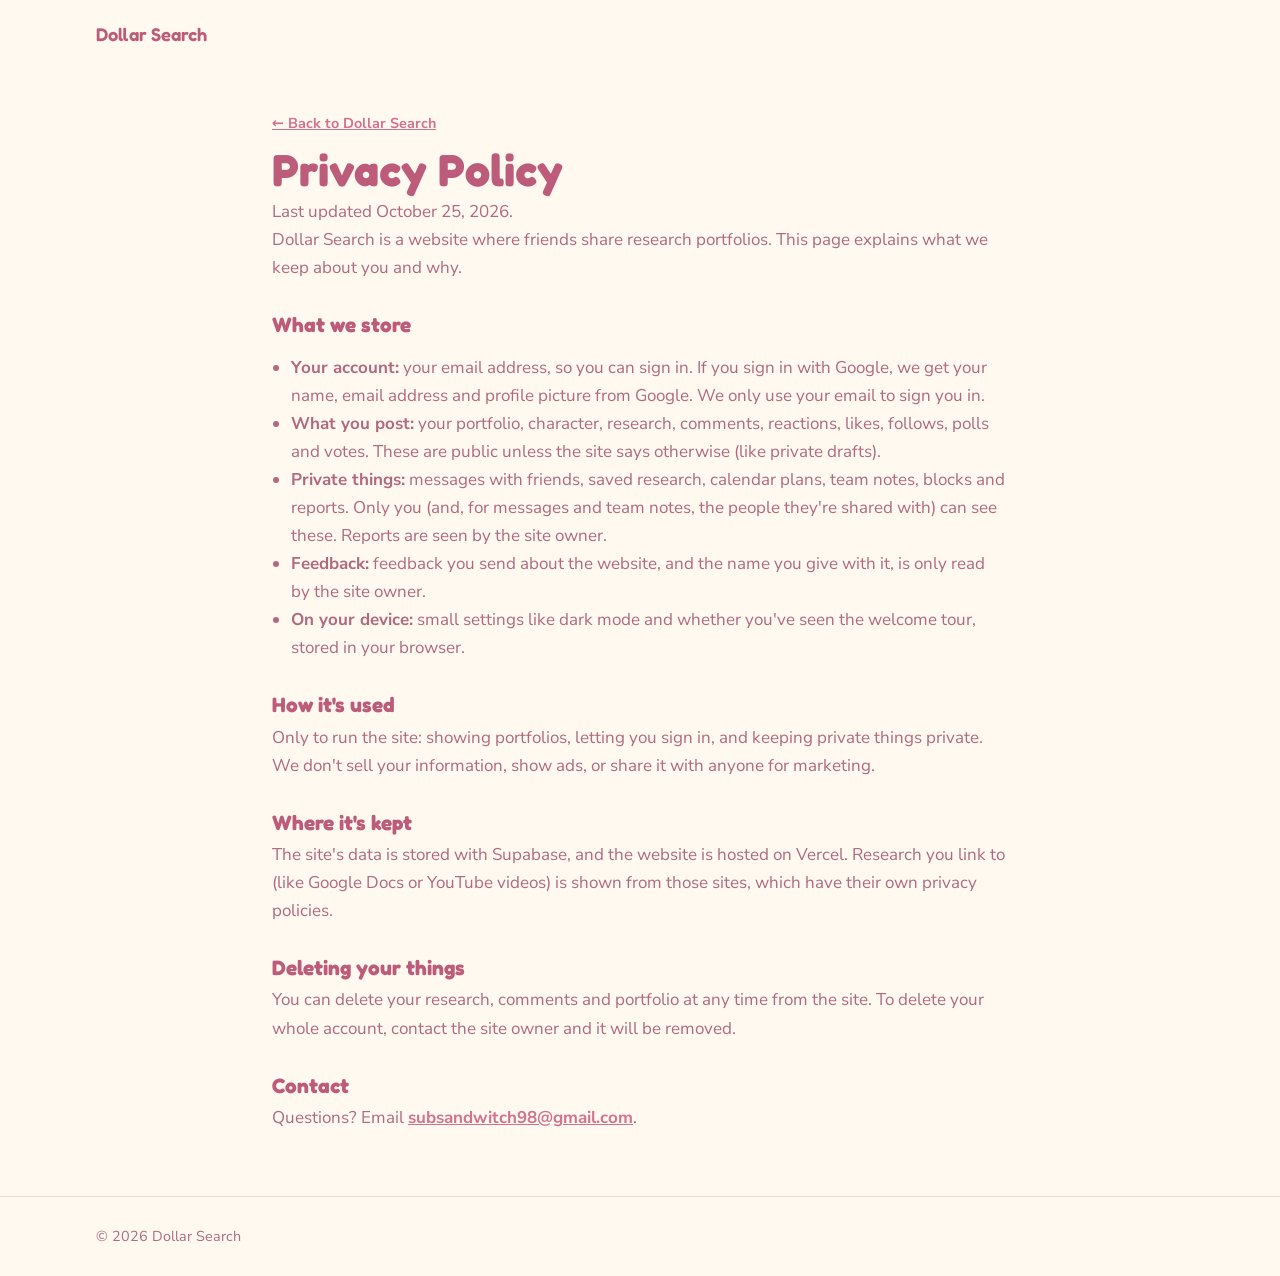
<file: privacy.html>
<!doctype html>
<html lang="en">
<head>
<meta charset="utf-8">
<meta name="viewport" content="width=device-width, initial-scale=1, viewport-fit=cover">
<title>Privacy Policy · Dollar Search</title>
<meta name="description" content="What Dollar Search stores about you, and how it's used.">
<link rel="icon" href="favicon.svg" type="image/svg+xml">
<link rel="preconnect" href="https://fonts.googleapis.com">
<link rel="preconnect" href="https://fonts.gstatic.com" crossorigin>
<link rel="stylesheet" href="https://fonts.googleapis.com/css2?family=Fredoka:wght@500;600;700&family=Nunito+Sans:opsz,wght@6..12,400;6..12,600;6..12,700&display=swap">
<link rel="stylesheet" href="styles.css">
<script>try { if (localStorage.getItem('ds-theme') === 'dark') document.documentElement.setAttribute('data-theme', 'dark'); } catch (e) {}</script>
<style>
  .policy { max-width: 46rem; padding-block: 2.5rem 4rem; }
  .policy h1 { font-family: var(--display); font-size: clamp(2rem, 6vw, 2.8rem); margin: 0.5rem 0 0.25rem; }
  .policy h2 { font-family: var(--display); font-size: 1.3rem; margin: 2rem 0 0.4rem; }
  .policy p, .policy li { color: var(--muted); line-height: 1.65; }
  .policy ul { padding-left: 1.2rem; }
  .policy a { color: var(--accent); font-weight: 700; }
</style>
</head>
<body>
<header class="top">
  <div class="wrap"><a class="brand" href="./">Dollar Search</a></div>
</header>
<main class="wrap policy">
  <a class="back-btn" href="./">← Back to Dollar Search</a>
  <h1>Privacy Policy</h1>
  <p>Last updated October 25, 2026.</p>
  <p>Dollar Search is a website where friends share research portfolios. This page explains what we keep about you and why.</p>

  <h2>What we store</h2>
  <ul>
    <li><strong>Your account:</strong> your email address, so you can sign in. If you sign in with Google, we get your name, email address and profile picture from Google. We only use your email to sign you in.</li>
    <li><strong>What you post:</strong> your portfolio, character, research, comments, reactions, likes, follows, polls and votes. These are public unless the site says otherwise (like private drafts).</li>
    <li><strong>Private things:</strong> messages with friends, saved research, calendar plans, team notes, blocks and reports. Only you (and, for messages and team notes, the people they're shared with) can see these. Reports are seen by the site owner.</li>
    <li><strong>Feedback:</strong> feedback you send about the website, and the name you give with it, is only read by the site owner.</li>
    <li><strong>On your device:</strong> small settings like dark mode and whether you've seen the welcome tour, stored in your browser.</li>
  </ul>

  <h2>How it's used</h2>
  <p>Only to run the site: showing portfolios, letting you sign in, and keeping private things private. We don't sell your information, show ads, or share it with anyone for marketing.</p>

  <h2>Where it's kept</h2>
  <p>The site's data is stored with Supabase, and the website is hosted on Vercel. Research you link to (like Google Docs or YouTube videos) is shown from those sites, which have their own privacy policies.</p>

  <h2>Deleting your things</h2>
  <p>You can delete your research, comments and portfolio at any time from the site. To delete your whole account, contact the site owner and it will be removed.</p>

  <h2>Contact</h2>
  <p>Questions? Email <a href="mailto:subsandwitch98@gmail.com">subsandwitch98@gmail.com</a>.</p>
</main>
<footer>
  <div class="wrap">© 2026 Dollar Search</div>
</footer>
</body>
</html>
</file>
<file: styles.css>
/* Base reset (the Claude version got these from Claude's page wrapper) */
:root { color-scheme: light; padding-top: env(safe-area-inset-top, 0px); padding-bottom: env(safe-area-inset-bottom, 0px); }
html { scroll-padding-top: env(safe-area-inset-top, 0px); }
body { margin: 0; padding: 0; }
img { max-width: 100%; }
[hidden] { display: none !important; }

  /* Layout: a homepage (hero + profile cards) and one profile view at a time (hero, research cards, contact). */
  :root {
    --bg: #FFF9F0;
    --surface: #FFFCF7;
    --blush: #FBE3E6;
    --pink: #F6CDD8;
    --button: #F7C8D4;
    --button-fg: #8E3553;
    --accent: #D2728F;
    --fg: #BC5C7A;
    --muted: #B06A80;
    --line: #EFDAD0;
    --display: "Fredoka", "Nunito", ui-rounded, system-ui, sans-serif;
    --body: "Nunito Sans", "Segoe UI", system-ui, sans-serif;
  }

  body {
    background: var(--bg);
    color: var(--fg);
    font-family: var(--body);
    font-size: 1.0625rem;
    line-height: 1.6;
  }
  .wrap {
    max-width: 68rem;
    margin: 0 auto;
    padding-left: max(16px, env(safe-area-inset-left, 0px));
    padding-right: max(16px, env(safe-area-inset-right, 0px));
  }
  h1, h2, h3 { font-family: var(--display); line-height: 1.1; text-wrap: balance; margin: 0; }
  p { margin: 0; }
  a { color: var(--accent); }
  :focus-visible { outline: 3px solid var(--accent); outline-offset: 3px; border-radius: 8px; }

  /* Top bar */
  .top { padding-block: 1.25rem; }
  .top .wrap { display: flex; justify-content: space-between; align-items: center; gap: 1rem; flex-wrap: wrap; }
  .brand { font-family: var(--display); font-weight: 600; font-size: 1.15rem; text-decoration: none; color: var(--fg); }
  .brand span { color: var(--accent); }
  .nav { display: flex; gap: 1.25rem; }
  .nav a { color: var(--muted); text-decoration: none; font-weight: 600; font-size: 0.95rem; }
  .nav a:hover { color: var(--accent); }

  /* Notification bell: new research from followed profiles */
  .top-actions { position: relative; display: flex; align-items: center; gap: 1rem; margin-left: auto; }
  .bell-btn {
    position: relative; display: grid; place-items: center; flex: none;
    width: 2.5rem; height: 2.5rem; border-radius: 50%; border: 0; cursor: pointer;
    background: var(--blush); color: var(--button-fg);
  }
  .bell-btn:hover, .bell-btn[aria-expanded="true"] { background: var(--pink); }
  .bell-btn svg { width: 1.3rem; height: 1.3rem; }
  .bell-badge {
    position: absolute; top: -0.2rem; right: -0.25rem; box-sizing: border-box;
    min-width: 1.25rem; height: 1.25rem; padding: 0 0.3rem; border-radius: 999px;
    background: var(--button-fg); color: var(--surface);
    font-family: var(--body); font-weight: 700; font-size: 0.7rem; line-height: 1.25rem; text-align: center;
    font-variant-numeric: tabular-nums;
  }
  .notif-panel {
    position: absolute; top: calc(100% + 0.5rem); right: 0; z-index: 20;
    width: min(22rem, calc(100vw - 32px)); max-height: 70vh; overflow-y: auto;
    display: grid; gap: 0.2rem; padding: 0.6rem;
    background: var(--surface); border: 1px solid var(--line); border-radius: 1.25rem;
    box-shadow: 0 16px 40px rgba(142, 53, 83, 0.18);
  }
  .notif-head { padding: 0.35rem 0.6rem 0.5rem; font-family: var(--display); font-weight: 600; font-size: 1.05rem; color: var(--fg); }
  .notif-item {
    display: grid; gap: 0.1rem; width: 100%; text-align: left; cursor: pointer;
    background: transparent; border: 0; border-radius: 0.9rem; padding: 0.6rem 0.75rem;
    font-family: var(--body); color: var(--fg);
  }
  .notif-item:hover { background: var(--blush); }
  .notif-item.unread { background: var(--bg); }
  .notif-item.unread:hover { background: var(--blush); }
  .notif-who { font-weight: 700; font-size: 0.9rem; overflow-wrap: anywhere; }
  .notif-item.unread .notif-who::before {
    content: ""; display: inline-block; width: 0.5rem; height: 0.5rem; margin-right: 0.4rem;
    border-radius: 50%; background: var(--accent); vertical-align: middle;
  }
  .notif-what { font-size: 0.9rem; color: var(--muted); overflow-wrap: anywhere; }
  .notif-when { font-size: 0.75rem; color: var(--muted); }
  .notif-empty { padding: 0.25rem 0.6rem 0.6rem; font-size: 0.9rem; color: var(--muted); }

  /* Hero */
  .hero { padding-block: 3.5rem 4rem; }
  .hero .wrap { display: grid; grid-template-columns: 1.3fr 1fr; gap: 3rem; align-items: center; }
  .hero-text { display: grid; gap: 1.25rem; min-width: 0; }
  .eyebrow {
    display: inline-flex; align-items: center; gap: 0.5rem; justify-self: start;
    background: var(--blush); color: var(--accent);
    font-weight: 700; font-size: 0.8rem; letter-spacing: 0.12em; text-transform: uppercase;
    padding: 0.4rem 0.9rem; border-radius: 999px;
  }
  .eyebrow::before { content: ""; width: 0.5rem; height: 0.5rem; border-radius: 50%; background: var(--accent); }
  .hero h1 { font-size: clamp(2.6rem, 6.5vw, 4.5rem); font-weight: 700; overflow-wrap: anywhere; }
  .hero h1 .dollar { color: var(--accent); }
  .lede { font-size: 1.2rem; color: var(--muted); max-width: 34rem; white-space: pre-line; overflow-wrap: anywhere; }
  .cta-row { display: flex; gap: 0.75rem; flex-wrap: wrap; margin-top: 0.5rem; }
  .btn {
    display: inline-flex; align-items: center; justify-content: center;
    font-family: var(--display); font-weight: 600; font-size: 1rem;
    padding: 0.8rem 1.4rem; border-radius: 999px; text-decoration: none;
    border: 2px solid var(--accent); cursor: pointer; transition: transform 0.15s ease;
  }
  .btn-solid { background: var(--button); border-color: var(--button); color: var(--button-fg); }
  .btn-ghost { background: transparent; color: var(--accent); }
  .btn:hover { transform: translateY(-2px); }
  .btn:disabled { opacity: 0.6; cursor: wait; transform: none; }
  .back-btn {
    justify-self: start; font-family: var(--body); font-weight: 700; font-size: 0.9rem;
    color: var(--accent); background: none; border: 0; padding: 0; cursor: pointer;
  }
  .back-btn:hover { text-decoration: underline; text-underline-offset: 3px; }

  /* Editors: the owner edits the homepage and their profiles; invited people edit their own profile */
  .edit-btn {
    justify-self: start;
    font-family: var(--body); font-weight: 700; font-size: 0.85rem;
    color: var(--button-fg); background: var(--blush);
    border: 1px dashed var(--accent); border-radius: 999px;
    padding: 0.35rem 0.9rem; cursor: pointer;
  }
  .edit-btn:hover { background: var(--pink); }
  .edit-btn.armed { background: var(--button-fg); border-color: var(--button-fg); color: var(--surface); }
  .edit-form {
    display: grid; gap: 0.6rem; max-width: 34rem;
    background: var(--surface); border: 1px solid var(--line); border-radius: 1.25rem; padding: 1rem;
  }
  .edit-label { font-weight: 700; font-size: 0.8rem; letter-spacing: 0.08em; text-transform: uppercase; color: var(--accent); }
  .edit-form input, .edit-form textarea, .project-form input, .project-form textarea {
    font-family: var(--body); font-size: 1.05rem; line-height: 1.5; color: var(--fg);
    background: var(--bg); border: 1px solid var(--pink); border-radius: 0.9rem;
    padding: 0.7rem 0.9rem; width: 100%; box-sizing: border-box;
  }
  .edit-form textarea, .project-form textarea { resize: vertical; min-height: 5.5rem; }
  .edit-form .edit-label + *, .project-form .edit-label + * { margin-bottom: 0.4rem; }
  .edit-actions { display: flex; gap: 0.5rem; flex-wrap: wrap; align-items: center; }
  .edit-actions .btn { padding: 0.55rem 1.1rem; font-size: 0.95rem; }
  .edit-status { font-size: 0.85rem; color: var(--muted); min-height: 1.3em; }
  .btn.armed { background: var(--button-fg); border-color: var(--button-fg); color: var(--surface); }

  /* Profile art: the character sits on a stack of research books on clouds, under floating stars */
  .art {
    position: relative; aspect-ratio: 1; max-width: 100%;
    background: var(--blush); border-radius: 2.5rem; overflow: hidden;
  }
  .art .book-scene { position: absolute; left: 0; bottom: 0; width: 100%; height: 35%; }
  .art .clouds { fill: #FFF6F2; }
  /* The character's pet, sitting on the clouds to the right of the books */
  .art .portfolio-pet {
    position: absolute; right: 3%; bottom: 7%; width: 17%; height: auto; aspect-ratio: 36 / 43;
    overflow: visible; transform-origin: 50% 100%;
  }
  @media (prefers-reduced-motion: no-preference) {
    .art .portfolio-pet { animation: pet-bob 2.6s ease-in-out infinite; }
  }
  /* While the Pets tab is open: only the pet, bigger, in a pet bed instead of on the books */
  .art .pet-bed { display: none; position: absolute; left: 15%; bottom: 4%; width: 70%; height: auto; aspect-ratio: 200 / 80; }
  .art.pet-mode .pet-bed { display: block; }
  .art.pet-mode .pet-bed-back { z-index: 1; }
  .art.pet-mode .pet-bed-front { z-index: 3; }
  .art.pet-mode .portrait,
  .art.pet-mode .book-scene .books { display: none; }
  .art.pet-mode .portfolio-pet { z-index: 2; left: 30%; right: auto; bottom: 11%; width: 40%; }
  @keyframes pet-bob {
    0%, 100% { transform: translateY(0) scale(1, 1); }
    50% { transform: translateY(-4%) scale(1.02, 0.98); }
  }
  .art .scene-spark { fill: var(--accent); opacity: 0.7; transform-box: fill-box; transform-origin: center; }
  @media (prefers-reduced-motion: no-preference) {
    .art .scene-spark { animation: twinkle 2.6s ease-in-out infinite; }
    .art .s2 { animation-delay: -0.7s; }
    .art .s3 { animation-delay: -1.4s; }
    .art .s4 { animation-delay: -2s; }
  }
  /* Floating gold stars: each bobs and rocks, and pops with a glow in turn. */
  .art .float-star { position: absolute; width: 16%; aspect-ratio: 1; overflow: visible; }
  .art .float-star-body { transform-box: fill-box; transform-origin: center; }
  .art .float-star-shape { fill: #F6C945; stroke: #E0A82E; stroke-width: 6; stroke-linejoin: round; }
  .art .float-star-shine { fill: none; stroke: #FFF6D6; stroke-width: 6; stroke-linecap: round; }
  .art .c1 { top: 14%; left: 20%; }
  .art .c2 { top: 30%; left: 56%; width: 12%; }
  .art .c3 { top: 7%; left: 67%; width: 10%; }
  @media (prefers-reduced-motion: no-preference) {
    .art .float-star { animation: star-bob 4s ease-in-out infinite; }
    .art .float-star-body { animation: star-flash 3s ease-in-out infinite; }
    .art .c2, .art .c2 .float-star-body { animation-delay: -1.3s; }
    .art .c3, .art .c3 .float-star-body { animation-delay: -2.6s; }
  }
  @keyframes star-bob {
    0%, 100% { transform: translateY(0) rotate(-8deg); }
    50% { transform: translateY(-8px) rotate(8deg); }
  }

  /* Bands (Profiles on the homepage, Research on a profile) */
  .band { padding-block: 4rem; background: var(--surface); border-block: 1px solid var(--line); }
  .section-head { display: grid; gap: 0.6rem; max-width: 40rem; }
  .section-head h2 { font-size: clamp(1.9rem, 4vw, 2.6rem); font-weight: 600; }
  .card-grid { display: grid; grid-template-columns: repeat(auto-fill, minmax(min(100%, 17rem), 1fr)); gap: 1.25rem; margin-top: 2rem; }
  .empty-note { color: var(--muted); margin-top: 1rem; }

  /* Home: Recent research, a strip that scrolls sideways */
  .recent-band { padding-block: 4rem 1rem; }
  .recent-head { display: flex; flex-wrap: wrap; align-items: flex-end; justify-content: space-between; gap: 1rem; }
  .recent-arrows { display: flex; gap: 0.5rem; }
  .recent-arrow {
    width: 2.75rem; height: 2.75rem; border-radius: 50%; cursor: pointer;
    font-size: 1.15rem; font-weight: 700; color: var(--button-fg);
    background: var(--surface); border: 1.5px solid var(--pink);
  }
  .recent-arrow:hover:not(:disabled) { background: var(--blush); }
  .recent-arrow:disabled { opacity: 0.4; cursor: default; }
  .recent-strip {
    list-style: none; margin: 1.5rem 0 0; padding: 0.75rem 0.25rem 1.25rem;
    display: flex; gap: 1rem; overflow-x: auto; overscroll-behavior-x: contain;
    scroll-snap-type: x proximity; scroll-padding-inline: 0.25rem;
    scrollbar-color: var(--pink) transparent;
  }
  .recent-strip { align-items: flex-start; }
  .recent-item { flex: 0 0 min(17rem, 80vw); scroll-snap-align: start; display: flex; }
  .recent-card {
    display: flex; flex-direction: column; gap: 0.75rem; width: 100%; min-height: 15rem;
    background: var(--surface); border: 1px solid var(--line); border-radius: 1.5rem; padding: 1.25rem;
    transition: box-shadow 0.15s;
  }
  .recent-card:hover { box-shadow: 0 10px 22px rgba(142, 53, 83, 0.12); }
  /* The top of the card: opens the portfolio */
  .recent-open {
    display: flex; flex-direction: column; gap: 0.45rem; flex: 1; width: 100%; text-align: left; cursor: pointer;
    font: inherit; color: var(--fg); background: none; border: 0; padding: 0; border-radius: 0.9rem;
  }
  .recent-open:hover .recent-title { color: var(--accent); text-decoration: underline; text-underline-offset: 3px; }
  .recent-tools { margin-top: 0; }
  .recent-card .comments { margin-top: 0; }
  .recent-when { align-self: flex-start; font-size: 0.75rem; font-weight: 700; color: var(--muted); }
  .recent-when.fresh { background: #F6C945; color: #6B4508; border-radius: 999px; padding: 0.1rem 0.55rem; }
  .recent-title {
    font-family: var(--display); font-weight: 600; font-size: 1.15rem; line-height: 1.2; overflow-wrap: anywhere;
    display: -webkit-box; -webkit-line-clamp: 2; -webkit-box-orient: vertical; overflow: hidden;
  }
  .recent-desc {
    font-size: 0.9rem; color: var(--muted); line-height: 1.45; overflow-wrap: anywhere;
    display: -webkit-box; -webkit-line-clamp: 3; -webkit-box-orient: vertical; overflow: hidden;
  }
  .recent-by { display: flex; align-items: center; gap: 0.55rem; margin-top: auto; padding-top: 0.5rem; font-size: 0.85rem; font-weight: 700; min-width: 0; }
  .avatar.recent-avatar { width: 1.9rem; font-size: 0.85rem; border-width: 2px; --ring: 2px; }
  .recent-name { flex: 1; min-width: 0; overflow: hidden; text-overflow: ellipsis; white-space: nowrap; color: var(--button-fg); }
  .recent-name .dollar { color: var(--accent); }
  /* A research card briefly glows when you arrive from Recent research */
  .project.flash { box-shadow: 0 0 0 3px #F6C945, 0 10px 24px rgba(224, 168, 46, 0.25); transition: box-shadow 0.3s; }

  /* Home: Research idea generator, a slot machine with a lever */
  .idea-band { padding-block: 3rem 1rem; }
  .idea-machine { display: flex; align-items: center; gap: 0; margin-top: 2rem; max-width: 46rem; }
  .idea-box {
    flex: 1; min-width: 0; display: grid; gap: 1rem; padding: 1.25rem 1.25rem 1.4rem;
    background: var(--accent); border-radius: 2rem; box-shadow: inset 0 -6px 0 rgba(0, 0, 0, 0.12), 0 12px 26px rgba(142, 53, 83, 0.18);
  }
  .idea-lights { display: flex; justify-content: space-around; padding-inline: 1rem; }
  .idea-lights span { width: 0.7rem; aspect-ratio: 1; border-radius: 50%; background: #F6C945; opacity: 0.55; }
  .idea-window {
    display: grid; gap: 0.5rem; align-content: center; min-height: 8.5rem; padding: 1.1rem 1.25rem;
    background: var(--surface); border-radius: 1.25rem; box-shadow: inset 0 3px 8px rgba(142, 53, 83, 0.18);
    overflow: hidden;
  }
  .idea-category {
    justify-self: start; font-size: 0.75rem; font-weight: 700; letter-spacing: 0.06em; text-transform: uppercase;
    background: #ECE6FA; color: #6E58B0; border-radius: 999px; padding: 0.15rem 0.65rem;
  }
  .idea-text { font-family: var(--display); font-weight: 600; font-size: clamp(1.1rem, 2.6vw, 1.45rem); line-height: 1.3; color: var(--fg); }
  .idea-text.spin { filter: blur(1.5px); opacity: 0.7; transform: translateY(2px); }
  .idea-actions { display: flex; justify-content: center; min-height: 0; }
  .idea-actions:not(:has(> :not([hidden]))) { display: none; }
  .idea-actions .btn { background: var(--surface); color: var(--button-fg); }

  /* The lever: a rod with a gold knob that swings down and springs back up when pulled */
  .idea-lever {
    position: relative; flex: none; width: 5.25rem; height: 15rem; margin-left: -0.35rem;
    background: none; border: 0; padding: 0; cursor: pointer; border-radius: 1rem;
  }
  .lever-base {
    position: absolute; left: 0; top: 50%; width: 3rem; height: 2.9rem; transform: translateY(-50%);
    background: var(--button-fg); border-radius: 0 0.9rem 0.9rem 0;
  }
  .lever-arm {
    position: absolute; left: 2.2rem; bottom: 50%; width: 0.75rem; height: 44%;
    background: linear-gradient(90deg, #C9CBD3, #F4F5F8 45%, #A9ACB6); border-radius: 0.3rem;
    transform-origin: 50% 100%;
  }
  .lever-knob {
    position: absolute; left: 50%; top: 0; width: 3rem; aspect-ratio: 1; transform: translate(-50%, -55%);
    border-radius: 50%; background: radial-gradient(circle at 35% 32%, #FFF3C4 0 18%, #F6C945 45%, #E0A82E 100%);
    box-shadow: 0 4px 10px rgba(224, 168, 46, 0.35);
  }
  .lever-label {
    position: absolute; left: 1.5rem; bottom: 0.2rem; font-size: 0.75rem; font-weight: 700;
    letter-spacing: 0.08em; text-transform: uppercase; color: var(--muted);
  }
  .idea-lever:hover .lever-knob { filter: brightness(1.06); }
  .idea-lever:focus-visible { outline: 3px solid var(--accent); outline-offset: 2px; }
  .idea-lever.pulled .lever-arm { animation: lever-pull 0.9s cubic-bezier(0.3, 0.7, 0.4, 1); }
  @keyframes lever-pull {
    0% { transform: scaleY(1); }
    30% { transform: scaleY(-1); }
    55% { transform: scaleY(-1); }
    85% { transform: scaleY(1.06); }
    100% { transform: scaleY(1); }
  }
  @media (prefers-reduced-motion: no-preference) {
    .idea-machine.spinning .idea-lights span { animation: idea-blink 0.36s steps(2) infinite; }
    .idea-machine.spinning .idea-lights span:nth-child(even) { animation-delay: -0.18s; }
    .idea-machine.landed .idea-window { animation: idea-land 0.45s ease-out; }
  }
  @keyframes idea-blink { 0% { opacity: 1; } 100% { opacity: 0.3; } }
  @keyframes idea-land { 0% { transform: scale(0.97); } 60% { transform: scale(1.02); } 100% { transform: scale(1); } }

  /* Home: Get started tips, under the profiles */
  .tips-band { padding-block: 4rem; }
  .section-sub { color: var(--muted); }
  .tip-grid {
    list-style: none; margin: 2rem 0 0; padding: 0;
    display: grid; grid-template-columns: repeat(auto-fill, minmax(min(100%, 17rem), 1fr)); gap: 1.25rem;
  }
  .tip-card {
    position: relative; display: grid; gap: 0.5rem; align-content: start;
    background: var(--surface); border: 1px solid var(--line); border-radius: 1.5rem; padding: 1.5rem;
  }
  .tip-card h3 { font-size: 1.2rem; font-weight: 600; color: var(--fg); }
  .tip-card p { color: var(--muted); line-height: 1.55; }
  .tip-card strong { color: var(--button-fg); }
  .tip-num {
    display: grid; place-items: center; width: 2.4rem; aspect-ratio: 1;
    font-family: var(--display); font-weight: 700; font-size: 1rem; color: #8A5A10;
    background: #F6C945;
    clip-path: polygon(50% 0, 61.8% 32%, 97% 34.5%, 69% 56%, 79% 91%, 50% 70.5%, 21% 91%, 31% 56%, 3% 34.5%, 38.2% 32%);
  }
  .tip-code { font-family: ui-monospace, Consolas, monospace; font-size: 0.9em; background: var(--blush); border-radius: 0.4rem; padding: 0 0.3rem; }

  /* Profile cards on the homepage */
  .profile-card {
    display: flex; flex-direction: column; gap: 0.9rem;
    background: var(--bg); border: 1px solid var(--line); border-radius: 1.5rem;
    padding: 1.5rem; min-width: 0;
  }
  .profile-top { display: flex; align-items: center; gap: 0.9rem; min-width: 0; }
  .avatar {
    flex: none; width: 3.25rem; aspect-ratio: 1; border-radius: 50%;
    background: var(--surface); border: 3px solid var(--accent);
    display: grid; place-items: center;
    font-family: var(--display); font-weight: 700; font-size: 1.4rem; color: var(--accent);
  }
  .avatar { overflow: hidden; }
  .profile-name { font-size: 1.35rem; font-weight: 600; overflow-wrap: anywhere; }
  .profile-name .dollar { color: var(--accent); }
  /* Gold star after the site owner's name */
  .owner-star {
    display: inline-block; width: 0.8em; height: 0.8em; vertical-align: 0.02em;
    fill: #F6C945; stroke: #E0A82E; stroke-width: 7; stroke-linejoin: round; overflow: visible;
  }
  /* "Emojis can't be used" note, shown briefly at the bottom of the screen */
  .emoji-note {
    position: fixed; left: 50%; bottom: 1.5rem; z-index: 60; transform: translate(-50%, 1rem);
    background: var(--button-fg); color: var(--surface); font-weight: 700; font-size: 0.9rem;
    border-radius: 999px; padding: 0.6rem 1.1rem; box-shadow: 0 8px 20px rgba(142, 53, 83, 0.25);
    opacity: 0; pointer-events: none; transition: opacity 0.2s, transform 0.2s; max-width: calc(100% - 2rem); text-align: center;
  }
  .emoji-note.show { opacity: 1; transform: translate(-50%, 0); }
  /* Small magic wand after early testers' names */
  .tester-wand { display: inline-block; width: 0.75em; height: 0.75em; vertical-align: 0; overflow: visible; }
  .profile-meta { display: flex; flex-wrap: wrap; align-items: center; gap: 0.4rem 0.75rem; font-size: 0.85rem; font-weight: 700; color: var(--muted); }
  .friends-tab { background: #ECE6FA; color: #6E58B0; border-radius: 999px; padding: 0.05rem 0.55rem; }
  /* Your own friends count, next to Followers on your profile (only you see it) */
  .friends-tab.own-friends {
    display: inline-flex; align-items: center; font-weight: 700; font-size: 0.9rem;
    padding: 0.4rem 1rem; border: 1.5px solid #D9CCF5;
  }
  #profile-filter { justify-self: start; }
  /* Star Shop: the cart by the bell, the shop pop-up, and locked items in Edit character */
  /* Round icon button, like the bell, with your stars in a gold badge */
  .cart-btn {
    position: relative; display: grid; place-items: center; flex: none;
    width: 2.5rem; height: 2.5rem; border-radius: 50%; border: 0; cursor: pointer;
    background: var(--blush); color: var(--button-fg);
  }
  .cart-btn:hover { background: var(--pink); }
  .cart-btn svg { width: 1.3rem; height: 1.3rem; }
  .cart-badge {
    position: absolute; top: -0.25rem; right: -0.45rem; box-sizing: border-box;
    min-width: 1.25rem; height: 1.25rem; padding: 0 0.3rem; border-radius: 999px;
    background: #F6C945; color: #6B4508; box-shadow: 0 0 0 2px var(--bg);
    font-family: var(--body); font-weight: 700; font-size: 0.68rem; line-height: 1.25rem; text-align: center;
    font-variant-numeric: tabular-nums; white-space: nowrap;
  }
  .dialog.shop-dialog { width: min(46rem, 100%); padding: 1.5rem 1.5rem 1.75rem; gap: 0.45rem; }
  .dialog .shop-limited {
    display: flex; flex-wrap: wrap; align-items: center; gap: 0.35rem 0.6rem; margin: 0.15rem 0 0.25rem;
    padding: 0.6rem 0.85rem; border-radius: 1rem; background: #FFF1E2; border: 1.5px dashed #F28C28;
    color: #8A4A12; font-size: 0.9rem; font-weight: 600;
  }
  .shop-limited-tag {
    font-size: 0.72rem; font-weight: 700; letter-spacing: 0.08em; text-transform: uppercase;
    background: #F28C28; color: #FFF8EE; border-radius: 999px; padding: 0.15rem 0.6rem;
  }
  .dialog .shop-limited.ended { background: var(--blush); border-color: var(--pink); color: var(--button-fg); }
  .shop-limited.ended .shop-limited-tag { background: var(--button-fg); }
  .dialog .shop-balance { display: flex; align-items: baseline; gap: 0.4rem; color: var(--fg); font-weight: 700; }
  .dialog .shop-gift { color: #8A5A10; font-weight: 700; font-size: 0.88rem; margin-top: -0.2rem; }
  .shop-balance-stars { font-family: var(--display); font-size: 1.7rem; color: #C8901A; }
  .shop-grid {
    list-style: none; margin: 0.75rem 0 0; padding: 0;
    display: grid; grid-template-columns: repeat(auto-fill, minmax(min(100%, 10.5rem), 1fr)); gap: 0.9rem;
  }
  .shop-item {
    display: grid; justify-items: center; gap: 0.35rem; text-align: center;
    background: var(--bg); border: 1px solid var(--line); border-radius: 1.25rem; padding: 1.1rem 0.9rem 1rem;
  }
  .shop-item.owned { border-color: #F6C945; background: #FFF8E1; }
  .avatar.shop-avatar { width: 5.5rem; font-size: 1.6rem; --ring: 3px; margin: 0.6rem 0 0.35rem; }
  .shop-kind { font-size: 0.7rem; font-weight: 700; letter-spacing: 0.06em; text-transform: uppercase; color: var(--muted); }
  .shop-name { font-size: 1.05rem; font-weight: 600; color: var(--fg); }
  .shop-buy { padding: 0.45rem 1rem; font-size: 0.9rem; margin-top: 0.2rem; }
  .shop-buy:disabled { opacity: 0.55; cursor: default; }
  .shop-status { margin-top: 0.4rem; }
  .chip-price { margin-left: 0.25rem; color: #A9760F; font-size: 0.8em; }
  /* Your inventory in the shop, and bought items in Edit character */
  .shop-inventory { display: grid; gap: 0.4rem; margin: 0.35rem 0 0.2rem; padding: 0.75rem 0.85rem; background: #FFF8E1; border: 1.5px solid #F6C945; border-radius: 1rem; }
  .inventory-list { list-style: none; margin: 0; padding: 0; display: flex; flex-wrap: wrap; gap: 0.5rem; }
  .inventory-item {
    display: inline-flex; align-items: center; gap: 0.45rem; padding: 0.3rem 0.35rem 0.3rem 0.75rem;
    background: var(--surface); border: 1px solid #F1D98A; border-radius: 999px; font-weight: 700; font-size: 0.88rem; color: var(--fg);
  }
  .inventory-dot { width: 1rem; height: 1rem; border-radius: 50%; box-shadow: 0 0 0 1px rgba(0, 0, 0, 0.15); }
  .chip.shop-owned { display: inline-flex; align-items: center; gap: 0.3rem; border-color: #E0A82E; }
  .owned-mark { color: #E0A82E; font-size: 0.85em; line-height: 1; }
  .swatch.shop-owned { position: relative; box-shadow: 0 0 0 2px #F6C945; }
  .swatch.shop-owned[aria-pressed="true"] { box-shadow: 0 0 0 3px var(--accent); }
  .swatch.shop-owned .owned-mark {
    position: absolute; right: -0.35rem; top: -0.4rem; font-size: 0.8rem; text-shadow: 0 0 2px #fff, 0 0 2px #fff;
  }
  .swatch.shop-locked { position: relative; opacity: 0.55; cursor: not-allowed; }
  .swatch.shop-locked .lock-icon {
    position: absolute; right: -0.3rem; bottom: -0.3rem; width: 0.95rem; height: 0.95rem; padding: 0.1rem;
    color: var(--button-fg); background: var(--surface); border-radius: 50%;
  }

  /* Shooting star that carries you to your portfolio from "My portfolio" */
  .shoot-layer { position: fixed; inset: 0; z-index: 80; pointer-events: none; overflow: hidden; }
  .shoot-star { position: absolute; left: 0; top: 0; width: 38px; height: 38px; margin: -19px 0 0 -19px; }
  .shoot-star svg { position: relative; width: 100%; height: 100%; filter: drop-shadow(0 0 6px #FFE58A) drop-shadow(0 0 2px #F6C945); }
  .shoot-star polygon { fill: #F6C945; stroke: #E0A82E; stroke-width: 5; stroke-linejoin: round; }
  .shoot-trail {
    position: absolute; right: 50%; top: 50%; width: 180px; height: 8px; margin-top: -4px; border-radius: 999px;
    background: linear-gradient(90deg, rgba(246, 201, 69, 0), rgba(246, 201, 69, 0.55) 55%, rgba(255, 243, 196, 0.95));
  }
  .shoot-spark {
    position: absolute; left: 0; top: 0; width: 12px; height: 12px; margin: -6px 0 0 -6px; background: #F6C945;
    clip-path: polygon(50% 0, 62% 38%, 100% 50%, 62% 62%, 50% 100%, 38% 62%, 0 50%, 38% 38%);
  }
  .shoot-spark.pink { background: #F29BB2; }

  /* Home: search profiles by name or description */
  .profile-search { position: relative; width: min(26rem, 100%); }
  .profile-search-icon {
    position: absolute; left: 0.95rem; top: 50%; width: 1.15rem; height: 1.15rem; transform: translateY(-50%);
    color: var(--accent); pointer-events: none;
  }
  .profile-search input {
    width: 100%; box-sizing: border-box; font-family: var(--body); font-size: 1rem; color: var(--fg);
    background: var(--bg); border: 1.5px solid var(--pink); border-radius: 999px; padding: 0.65rem 1rem 0.65rem 2.6rem;
  }
  .profile-search input::placeholder { color: var(--muted); opacity: 0.8; }
  .profile-search input:focus { outline: none; border-color: var(--accent); box-shadow: 0 0 0 3px var(--blush); }

  /* Likes and followers */
  .react-row { display: flex; flex-wrap: wrap; align-items: center; gap: 0.5rem; }
  .react-btn {
    display: inline-flex; align-items: center; gap: 0.45rem;
    font-family: var(--body); font-weight: 700; font-size: 0.9rem; color: var(--button-fg);
    background: var(--surface); border: 1.5px solid var(--pink); border-radius: 999px;
    padding: 0.4rem 1rem; cursor: pointer;
  }
  .react-btn:hover:not(:disabled) { background: var(--blush); }
  .react-btn[aria-pressed="true"] { background: var(--button); border-color: var(--button); }
  .react-btn:disabled { cursor: default; }
  .react-icon { color: var(--accent); }
  .react-btn[aria-pressed="true"] .react-icon { color: var(--button-fg); }
  .react-count { color: var(--muted); font-variant-numeric: tabular-nums; }
  .react-btn[aria-pressed="true"] .react-count { color: var(--button-fg); }
  .react-note { flex-basis: 100%; font-size: 0.85rem; color: var(--muted); }
  /* Who follows you: opens under the buttons on your own portfolio */
  .followers-panel {
    flex-basis: 100%; background: var(--surface); border: 1px solid var(--line); border-radius: 1.25rem;
    padding: 0.75rem 0.5rem 0.5rem; max-width: 26rem;
  }
  .followers-head { margin: 0 0 0.35rem 0.65rem; font-family: var(--display); font-weight: 600; color: var(--fg); }
  .followers-list + .followers-head { margin-top: 0.6rem; }
  .followers-sub { margin: -0.3rem 0 0.25rem 0.65rem; font-size: 0.85rem; color: var(--muted); }
  .followers-list { list-style: none; margin: 0; padding: 0; display: grid; gap: 0.15rem; max-height: 19rem; overflow-y: auto; }
  .follower {
    display: flex; align-items: center; gap: 0.8rem; width: 100%; text-align: left;
    background: none; border: 0; border-radius: 0.9rem; padding: 0.6rem 0.7rem; cursor: pointer;
    font: inherit; color: var(--fg);
  }
  .follower:hover { background: var(--blush); }
  .avatar.follower-avatar { width: 2.4rem; font-size: 1rem; border-width: 2px; --ring: 2px; }
  .follower-text { display: grid; min-width: 0; }
  .follower-name { font-weight: 700; overflow-wrap: anywhere; }
  .follower-name .dollar { color: var(--accent); }
  .follower-when, .follower-more, .followers-empty { font-size: 0.85rem; color: var(--muted); }
  .follower-more { padding: 0.35rem 0.7rem; }

  /* Collabs: requests, your collabs, and the request form */
  .collab-panel { max-width: 30rem; }
  .collab-item { display: flex; align-items: flex-start; gap: 0.8rem; padding: 0.6rem 0.7rem; }
  .collab-item .follower-avatar { margin-top: 0.15rem; }
  .collab-text { display: grid; gap: 0.15rem; min-width: 0; }
  .collab-line { overflow-wrap: anywhere; }
  .collab-message { font-size: 0.9rem; color: var(--muted); overflow-wrap: anywhere; }
  .collab-actions { display: flex; flex-wrap: wrap; gap: 0.4rem; margin-top: 0.35rem; }
  .mini-btn.collab-accept { background: var(--accent); border-color: var(--accent); color: var(--surface); }
  .mini-btn.collab-accept:hover { background: var(--button-fg); }
  .mini-btn.armed { background: var(--button-fg); border-color: var(--button-fg); color: var(--surface); }
  .mini-btn:disabled { opacity: 0.6; cursor: default; }
  .collab-note { margin: 0.35rem 0.65rem 0; }
  .collab-form { display: grid; gap: 0.35rem; padding: 0 0.65rem 0.4rem; }
  .collab-intro { font-size: 0.9rem; color: var(--muted); margin-bottom: 0.35rem; }
  .collab-form select, .collab-form input, .collab-form textarea {
    font-family: var(--body); font-size: 1rem; line-height: 1.5; color: var(--fg);
    background: var(--bg); border: 1px solid var(--pink); border-radius: 0.9rem;
    padding: 0.6rem 0.8rem; width: 100%; box-sizing: border-box; margin-bottom: 0.35rem;
  }
  .collab-form textarea { resize: vertical; min-height: 4.5rem; }
  .collab-form [hidden] { display: none; }
  .collab-form .edit-actions { margin-top: 0.2rem; }

  /* "Collab with …" under a research card's title */
  .project-collab { font-size: 0.9rem; color: var(--muted); margin-top: -0.35rem; overflow-wrap: anywhere; }
  .project-collab-tag {
    display: inline-block; font-size: 0.72rem; font-weight: 700; letter-spacing: 0.06em; text-transform: uppercase;
    background: var(--blush); color: var(--button-fg); border-radius: 999px; padding: 0.1rem 0.55rem; margin-right: 0.15rem;
  }
  .link-btn.project-collab-name { font-size: inherit; display: inline; }
  .project-collab-name .dollar { color: var(--accent); }
  .followers-empty { margin: 0 0.65rem 0.35rem; }
  .you-badge { background: var(--blush); color: var(--button-fg); border-radius: 999px; padding: 0.05rem 0.55rem; }
  .profile-desc { color: var(--muted); white-space: pre-line; overflow-wrap: anywhere; }
  .profile-open { align-self: flex-start; margin-top: auto; padding: 0.6rem 1.15rem; font-size: 0.95rem; }

  /* Research project cards: title on top, About / Sources tabs below */
  .project {
    display: flex; flex-direction: column; gap: 0.75rem;
    background: var(--bg); border: 1px solid var(--line); border-radius: 1.5rem;
    padding: 1.5rem; min-width: 0;
  }
  .card-tabs {
    align-self: flex-start; display: flex; gap: 0.25rem;
    background: var(--blush); border-radius: 999px; padding: 0.25rem;
  }
  .card-tab {
    font-family: var(--body); font-weight: 700; font-size: 0.85rem; color: var(--button-fg);
    background: transparent; border: 0; border-radius: 999px; padding: 0.35rem 0.9rem; cursor: pointer;
  }
  .card-tab[aria-selected="true"] { background: var(--surface); box-shadow: 0 1px 3px rgba(142, 53, 83, 0.18); }
  .tab-panel { display: flex; flex-direction: column; gap: 0.75rem; }
  .source-list { list-style: none; margin: 0; padding: 0; display: flex; flex-direction: column; gap: 0.5rem; }
  .source-list a {
    display: flex; flex-direction: column; text-decoration: none; color: var(--fg);
    background: var(--surface); border: 1px solid var(--line); border-radius: 0.9rem;
    padding: 0.55rem 0.8rem; overflow-wrap: anywhere;
  }
  .source-list a:hover { border-color: var(--accent); }
  .source-name { font-weight: 700; }
  .source-host { font-size: 0.8rem; color: var(--muted); }
  .sources-empty { color: var(--muted); font-size: 0.95rem; }
  .source-rows { display: flex; flex-direction: column; gap: 0.5rem; }
  .source-row {
    display: flex; flex-direction: column; gap: 0.35rem;
    border: 1px dashed var(--pink); border-radius: 0.9rem; padding: 0.6rem;
  }
  .source-row .mini-btn, .add-source { align-self: flex-start; }
  .project-title { font-size: 1.35rem; font-weight: 600; overflow-wrap: anywhere; }
  .project-title a { color: var(--fg); text-decoration: none; }
  .project-title a:hover { color: var(--accent); text-decoration: underline; text-underline-offset: 3px; }
  .project-arrow { color: var(--accent); }
  .project-desc { color: var(--muted); white-space: pre-line; overflow-wrap: anywhere; }
  .project-site {
    align-self: flex-start; display: inline-flex; align-items: center; gap: 0.4rem; max-width: 100%;
    font-weight: 700; font-size: 0.9rem; color: var(--button-fg); text-decoration: none;
    background: var(--blush); border-radius: 999px; padding: 0.35rem 0.9rem; overflow-wrap: anywhere;
  }
  .project-site:hover { background: var(--pink); }
  .project-tools { display: flex; gap: 0.5rem; margin-top: auto; padding-top: 0.75rem; border-top: 1px dashed var(--line); }
  .mini-btn {
    font-family: var(--body); font-weight: 700; font-size: 0.8rem;
    color: var(--button-fg); background: var(--blush);
    border: 1px solid var(--pink); border-radius: 999px; padding: 0.3rem 0.85rem; cursor: pointer;
  }
  .mini-btn:hover { background: var(--pink); }
  .project-form { gap: 0.5rem; }
  .add-card {
    display: grid; place-items: center; min-height: 11rem;
    border: 2px dashed var(--pink); border-radius: 1.5rem; background: transparent;
    color: var(--accent); font-family: var(--display); font-weight: 600; font-size: 1.1rem; cursor: pointer;
  }
  .add-card:hover { background: var(--blush); }

  /* Profile picture: an uploaded photo or a built character, standing on the tracks */
  .portrait {
    position: absolute; left: 50%; bottom: 14%; transform: translateX(-50%);
    width: 58%; aspect-ratio: 1; border-radius: 50%; overflow: hidden;
    border: 6px solid var(--surface); background: var(--surface);
    box-shadow: 0 10px 24px rgba(142, 53, 83, 0.18);
  }
  .art.has-portrait .c2 { display: none; }
  .portrait img, .portrait svg, .avatar img, .avatar svg, .pic-preview img, .pic-preview svg {
    display: block; width: 100%; height: 100%; object-fit: cover;
  }
  /* Profile frames sit just outside the picture's circle: --ring is that circle's border width. */
  .portrait { --ring: 6px; }
  .avatar { --ring: 3px; }
  .pic-preview { --ring: 4px; }
  .portrait:has(.char-frame), .avatar:has(.char-frame), .pic-preview:has(.char-frame) { overflow: visible; }
  .pic-preview:has(.char-frame) { margin: 0.9rem; }
  .char-pic { position: relative; display: block; width: 100%; height: 100%; }
  .char-pic .char-frame {
    position: absolute; pointer-events: none;
    left: calc(-1 * var(--ring, 0px) - 12.5%); top: calc(-1 * var(--ring, 0px) - 12.5%);
    width: calc(125% + 2 * var(--ring, 0px)); height: calc(125% + 2 * var(--ring, 0px));
  }
  .edit-row { display: flex; flex-wrap: wrap; gap: 0.5rem; }
  .edit-row:not(:has(> :not([hidden]))) { display: none; }
  .pic-top { display: flex; flex-wrap: wrap; align-items: center; gap: 1rem; }
  /* Customizer tabs: Character, Pets */
  .pic-tabs { justify-self: start; }
  .pic-tabs .card-tab { font-size: 0.95rem; padding: 0.45rem 1.2rem; }
  .pic-preview.pet-preview { background: #FBE3E6; }
  .pic-preview.pet-preview svg { width: 64%; height: 64%; overflow: visible; }
  .pet-none { font-weight: 700; color: var(--muted); }
  /* Achievements pop-up on a portfolio */
  .dialog.achievements-dialog { width: min(48rem, 100%); padding: 1.5rem 1.5rem 1.75rem; gap: 0.4rem; }
  .achievements-head { display: flex; align-items: center; justify-content: space-between; gap: 1rem; }
  .achievements-head h2 { overflow-wrap: anywhere; }
  .dialog-close {
    flex: none; width: 2.5rem; height: 2.5rem; border-radius: 50%; cursor: pointer;
    font-size: 1.5rem; line-height: 1; color: var(--button-fg); background: var(--blush); border: 0;
  }
  .dialog-close:hover { background: var(--pink); }
  .achievement-grid {
    list-style: none; margin: 1rem 0 0; padding: 0;
    display: grid; grid-template-columns: repeat(auto-fill, minmax(min(100%, 13.5rem), 1fr)); gap: 1rem;
  }
  .achievement {
    position: relative; display: grid; gap: 0.35rem; justify-items: center; text-align: center;
    background: var(--surface); border: 1.5px dashed var(--pink); border-radius: 1.5rem; padding: 1.4rem 1.1rem 1.2rem;
  }
  .achievement.done { border: 1.5px solid #F6C945; background: #FFF8E1; box-shadow: 0 8px 18px rgba(224, 168, 46, 0.15); }
  .achievement-badge {
    position: relative; width: 4.75rem; height: 4.75rem; border-radius: 50%;
    display: grid; place-items: center; background: #FBE3E6; margin-bottom: 0.25rem;
  }
  .achievement.done .achievement-badge { background: #FFE9A8; box-shadow: 0 0 0 4px #F6C945; }
  .achievement-badge > svg:first-child { width: 70%; height: 70%; overflow: visible; }
  .achievement:not(.done) .achievement-badge > svg:first-child { filter: grayscale(1) brightness(0.55); opacity: 0.45; }
  .achievement-badge .lock-icon {
    position: absolute; right: 0; bottom: 0; width: 1.5rem; height: 1.5rem; padding: 0.2rem;
    color: var(--button-fg); background: var(--surface); border-radius: 50%; box-shadow: 0 0 0 1px var(--pink);
  }
  .achievement-status {
    font-size: 0.7rem; font-weight: 700; letter-spacing: 0.08em; text-transform: uppercase;
    color: var(--muted); background: var(--blush); border-radius: 999px; padding: 0.1rem 0.6rem;
  }
  .achievement.done .achievement-status { background: #F6C945; color: #6B4508; }
  .achievement-name { font-size: 1.15rem; font-weight: 600; color: var(--fg); }
  .achievement .achievement-task { font-size: 0.88rem; color: var(--muted); line-height: 1.45; }
  .achievement .pet-goal-bar { width: 80%; }
  .achievement .achievement-reward { font-size: 0.8rem; font-weight: 700; color: var(--button-fg); margin-top: 0.15rem; }

  /* Locked pets and the pet achievements list */
  .chip.locked { display: inline-flex; align-items: center; gap: 0.3rem; opacity: 0.55; cursor: not-allowed; border-style: dashed; }
  .lock-icon { width: 0.85em; height: 0.85em; flex: none; }
  .pet-goals { display: grid; gap: 0.5rem; margin-top: 0.25rem; }
  .pet-goal-list { list-style: none; margin: 0; padding: 0; display: grid; gap: 0.4rem; }
  .pet-goal {
    display: flex; align-items: center; gap: 0.75rem; padding: 0.55rem 0.7rem;
    background: var(--bg); border: 1px dashed var(--pink); border-radius: 1rem;
  }
  .pet-goal.done { border-style: solid; border-color: #F6C945; background: #FFF8E1; }
  .pet-goal-icon {
    position: relative; flex: none; width: 2.6rem; height: 2.6rem; border-radius: 50%;
    display: grid; place-items: center; background: #FBE3E6;
  }
  .pet-goal-icon > svg:first-child { width: 72%; height: 72%; }
  .pet-goal:not(.done) .pet-goal-icon > svg:first-child { filter: grayscale(1) brightness(0.55); opacity: 0.45; }
  .pet-goal-icon .lock-icon { position: absolute; right: -0.15rem; bottom: -0.15rem; width: 1.05rem; height: 1.05rem; color: var(--button-fg); background: var(--surface); border-radius: 50%; padding: 0.12rem; }
  .pet-goal-text { display: grid; gap: 0.15rem; min-width: 0; flex: 1; }
  .pet-goal-name { font-weight: 700; color: var(--fg); }
  .pet-goal.done .pet-goal-name { color: #8A5A10; }
  .pet-goal-task { font-size: 0.85rem; color: var(--muted); }
  .pet-goal-bar { display: block; height: 0.4rem; border-radius: 999px; background: var(--blush); overflow: hidden; margin-top: 0.15rem; }
  .pet-goal-fill { display: block; height: 100%; background: var(--accent); border-radius: 999px; }
  .pet-goal-count { font-size: 0.75rem; font-weight: 700; color: var(--muted); }
  .pic-preview {
    flex: none; width: 6.5rem; aspect-ratio: 1; border-radius: 50%; overflow: hidden;
    border: 4px solid var(--blush); background: var(--bg);
    display: grid; place-items: center; text-align: center; font-size: 0.8rem; color: var(--muted);
  }
  .card-tab[aria-pressed="true"] { background: var(--surface); box-shadow: 0 1px 3px rgba(142, 53, 83, 0.18); }
  .option-group { display: grid; gap: 0.35rem; }
  .chips { display: flex; flex-wrap: wrap; gap: 0.4rem; }
  .chip {
    font-family: var(--body); font-weight: 700; font-size: 0.85rem; color: var(--button-fg);
    background: var(--surface); border: 1px solid var(--pink); border-radius: 999px;
    padding: 0.35rem 0.8rem; cursor: pointer;
  }
  .chip[aria-pressed="true"] { background: var(--button); border-color: var(--button-fg); }
  .swatch {
    width: 2rem; height: 2rem; padding: 0; border-radius: 50%; cursor: pointer;
    border: 2px solid var(--surface); box-shadow: 0 0 0 1px var(--pink);
  }
  .swatch[aria-pressed="true"] { box-shadow: 0 0 0 3px var(--accent); }
  .pic-note { font-size: 0.85rem; color: var(--muted); }
  .sr-only {
    position: absolute; width: 1px; height: 1px; overflow: hidden;
    clip: rect(0 0 0 0); clip-path: inset(50%); white-space: nowrap;
  }
  .sr-only:focus-visible + label { outline: 3px solid var(--accent); outline-offset: 3px; }

  /* Contact */
  .contact { padding-block: 4.5rem 5rem; }
  .contact-card {
    display: grid; grid-template-columns: 1.2fr 1fr; gap: 2rem; align-items: center;
    background: var(--blush); border-radius: 2rem; padding: clamp(1.75rem, 4vw, 3rem);
  }
  .contact-card h2 { font-size: clamp(1.9rem, 4vw, 2.6rem); font-weight: 600; margin-bottom: 0.6rem; }
  .contact-card p { color: var(--muted); }
  .email-box {
    display: flex; align-items: center; gap: 0.5rem; flex-wrap: wrap;
    background: var(--surface); border-radius: 1.25rem; padding: 0.75rem 0.75rem 0.75rem 1.25rem; min-width: 0;
  }
  .email-box .addr {
    flex: 1 1 12rem; min-width: 0; overflow-wrap: anywhere;
    font-weight: 700; font-size: 1.05rem; user-select: all;
  }
  .copy-btn { padding: 0.55rem 1.1rem; font-size: 0.95rem; }
  .copy-status { font-size: 0.85rem; color: var(--muted); min-height: 1.3em; margin-top: 0.5rem; }

  footer { padding-block: 1.75rem; border-top: 1px solid var(--line); color: var(--muted); font-size: 0.9rem; }

  @media (max-width: 820px) {
    .hero .wrap { grid-template-columns: 1fr; gap: 2rem; }
    .art { max-width: 16rem; width: 100%; }
    .contact-card { grid-template-columns: 1fr; }
  }
  /* Phones: tighter spacing, a smaller drawing, full-width buttons, and the menu kept visible */
  @media (max-width: 480px) {
    .top { padding-block: 0.9rem; }
    .top .wrap { gap: 0.25rem 1rem; }
    .nav { gap: 1rem; flex-wrap: wrap; }
    .nav a { font-size: 0.9rem; padding-block: 0.4rem; }
    .hero { padding-block: 1.25rem 2.5rem; }
    .hero .wrap { gap: 1.5rem; }
    .hero-text { gap: 1rem; }
    .hero h1 { font-size: clamp(2.1rem, 10vw, 2.6rem); }
    .lede { font-size: 1.1rem; }
    .art { max-width: 11rem; border-radius: 1.75rem; }
    .cta-row { margin-top: 0.25rem; }
    .cta-row .btn { flex: 1 1 auto; }
    .band { padding-block: 2.75rem; }
    .card-grid { margin-top: 1.25rem; gap: 1rem; }
    .profile-card, .project { padding: 1.15rem; border-radius: 1.25rem; }
    .profile-open { align-self: stretch; }
    .add-card { min-height: 7rem; }
    .contact { padding-block: 3rem 3.5rem; }
    .contact-card { gap: 1.25rem; border-radius: 1.5rem; }
    .email-box { padding: 0.75rem; }
    .copy-btn { flex: 1 1 auto; }
    .edit-form { padding: 0.85rem; }
    .edit-actions .btn { flex: 1 1 auto; }
  }
  /* Touch screens: larger tap targets and no hover lift */
  @media (pointer: coarse) {
    .mini-btn, .card-tab, .edit-btn, .chip, .react-btn { min-height: 2.75rem; }
    .swatch { width: 2.5rem; height: 2.5rem; }
    .mini-btn { padding-inline: 1rem; }
    .back-btn { min-height: 2.75rem; padding-block: 0.4rem; }
    .source-list a { padding-block: 0.75rem; }
    .btn:hover { transform: none; }
  }

/* Sign-in button, account menu and sign-in dialog */
.auth-btn {
  font-family: var(--body); font-weight: 700; font-size: 0.9rem; color: var(--button-fg);
  background: var(--button); border: 0; border-radius: 999px; padding: 0.5rem 1rem; cursor: pointer;
}
.auth-btn:hover { background: var(--pink); }
.account { position: relative; }
.account-btn {
  display: grid; place-items: center; width: 2.5rem; height: 2.5rem; border-radius: 50%;
  border: 2px solid var(--accent); background: var(--surface); color: var(--accent); cursor: pointer;
  font-family: var(--display); font-weight: 700; font-size: 1.05rem;
}
.account-menu {
  position: absolute; top: calc(100% + 0.5rem); right: 0; z-index: 20;
  width: min(16rem, calc(100vw - 32px)); display: grid; gap: 0.5rem; padding: 0.9rem;
  background: var(--surface); border: 1px solid var(--line); border-radius: 1.25rem;
  box-shadow: 0 16px 40px rgba(142, 53, 83, 0.18);
}
.account-email { font-size: 0.85rem; color: var(--muted); overflow-wrap: anywhere; }
.dialog-backdrop {
  position: fixed; inset: 0; z-index: 50; display: grid; place-items: center;
  padding: max(16px, env(safe-area-inset-top, 0px)) max(16px, env(safe-area-inset-right, 0px)) max(16px, env(safe-area-inset-bottom, 0px)) max(16px, env(safe-area-inset-left, 0px));
  background: rgba(74, 47, 55, 0.35);
}
.dialog {
  width: min(24rem, 100%); max-height: 100%; overflow-y: auto; box-sizing: border-box;
  display: grid; gap: 0.6rem; padding: 1.5rem;
  background: var(--surface); border-radius: 1.5rem; box-shadow: 0 20px 50px rgba(142, 53, 83, 0.25);
}
.dialog h2 { font-family: var(--display); font-size: 1.6rem; font-weight: 600; margin: 0; }
.dialog p { color: var(--muted); font-size: 0.95rem; }
.dialog input {
  font-family: var(--body); font-size: 1.05rem; color: var(--fg); background: var(--bg);
  border: 1px solid var(--pink); border-radius: 0.9rem; padding: 0.7rem 0.9rem; width: 100%; box-sizing: border-box;
}
.dialog .edit-actions .btn { flex: 1 1 auto; }
.link-btn { background: none; border: 0; padding: 0; cursor: pointer; color: var(--accent); font-family: var(--body); font-weight: 700; font-size: 0.9rem; justify-self: start; }
.link-btn:hover { text-decoration: underline; text-underline-offset: 3px; }
.load-note { color: var(--muted); padding-block: 2rem; text-align: center; }

/* Homepage art: a pencil writing research notes on a stack of papers.
   A star keychain hangs from its eraser, swings gently and sparkles every 3 seconds. */
.write-art .paper {
  position: absolute; box-sizing: border-box;
  display: flex; flex-direction: column; gap: 9%;
  padding: 9% 10%; border-radius: 1.1rem;
  background: var(--surface); border: 1px solid var(--line);
  box-shadow: 0 8px 20px rgba(142, 53, 83, 0.12);
}
.write-art .paper span { display: block; height: 5%; min-height: 4px; border-radius: 999px; background: var(--pink); }
.write-art .paper span:nth-child(3) { width: 82%; }
.write-art .paper .paper-title { width: 58%; height: 8%; min-height: 6px; background: var(--accent); opacity: 0.75; }
.write-art .paper-back { left: 10%; top: 12%; width: 46%; height: 56%; transform: rotate(-9deg); opacity: 0.75; }
.write-art .paper-mid { left: 46%; top: 16%; width: 44%; height: 54%; transform: rotate(7deg); opacity: 0.9; }
.write-art .paper-front { left: 25%; top: 26%; width: 50%; height: 62%; }

/* The lines the pencil writes, placed on the front page */
.write-art .ink-title, .write-art .ink {
  position: absolute; left: 31%; height: 2.6%; border-radius: 999px; transform-origin: left center;
}
.write-art .ink-title { top: 32%; width: 22%; height: 3.6%; background: var(--accent); opacity: 0.75; }
.write-art .ink { width: 38%; background: var(--pink); }
.write-art .i1 { top: 43%; }
.write-art .i2 { top: 51%; }
.write-art .i3 { top: 59%; }
.write-art .i4 { top: 67%; }
.write-art .i5 { top: 75%; width: 26%; }

/* Pencil (drawn in SVG). Its tip sits 8.5% across and 34% down the SVG box. */
.write-art .pencil { position: absolute; left: 34%; top: 22%; width: 46%; height: 46%; overflow: visible; }
.write-art .pencil-lead { fill: #4A2F37; }
.write-art .pencil-wood { fill: #F5D7B5; }
.write-art .pencil-body { fill: var(--accent); }
.write-art .pencil-stripe { fill: rgba(255, 255, 255, 0.28); }
.write-art .pencil-ferrule { fill: #D9CBD0; }
.write-art .pencil-ferrule-line { stroke: #B9A7AE; stroke-width: 1.2; }
.write-art .pencil-eraser { fill: var(--pink); }
.write-art .key-ring { fill: none; stroke: #B9A7AE; stroke-width: 2.4; }
.write-art .key-chain { stroke: #B9A7AE; stroke-width: 2.4; stroke-dasharray: 3 2; stroke-linecap: round; }
.write-art .star-shape { fill: #F6C945; stroke: #E0A82E; stroke-width: 1.5; stroke-linejoin: round; }
.write-art .glint { fill: #FFFFFF; opacity: 0; }
.write-art .keychain { transform-origin: 161px 52px; }
.write-art .key-star { transform-origin: 161px 92px; }

@media (prefers-reduced-motion: no-preference) {
  .write-art .pencil { animation: pencil-write 10s linear infinite; }
  .write-art .i1 { animation: ink-1 10s linear infinite; }
  .write-art .i2 { animation: ink-2 10s linear infinite; }
  .write-art .i3 { animation: ink-3 10s linear infinite; }
  .write-art .i4 { animation: ink-4 10s linear infinite; }
  .write-art .i5 { animation: ink-5 10s linear infinite; }
  .write-art .keychain { animation: key-swing 2.4s ease-in-out infinite alternate; }
  .write-art .key-star { animation: star-flash 3s ease-in-out infinite; }
  .write-art .glint { animation: glint 3s ease-in-out infinite; }
  .write-art .spark { animation: twinkle 3s ease-in-out infinite; }
  .write-art .k2 { animation-delay: -1s; }
  .write-art .k3 { animation-delay: -2s; }
}
/* left = tip x - 8.5%, top = tip y - 34% (the art box is square) */
@keyframes pencil-write {
  0%   { left: 22.5%; top: 9%; }
  12%  { left: 60.5%; top: 9%; }
  16%  { left: 22.5%; top: 17%; }
  28%  { left: 60.5%; top: 17%; }
  32%  { left: 22.5%; top: 25%; }
  44%  { left: 60.5%; top: 25%; }
  48%  { left: 22.5%; top: 33%; }
  60%  { left: 60.5%; top: 33%; }
  64%  { left: 22.5%; top: 41%; }
  74%  { left: 48.5%; top: 41%; }
  86%  { left: 58%; top: 18%; }
  100% { left: 22.5%; top: 9%; }
}
@keyframes ink-1 { 0% { transform: scaleX(0); opacity: 1; } 12%, 86% { transform: scaleX(1); opacity: 1; } 94% { transform: scaleX(1); opacity: 0; } 100% { transform: scaleX(0); opacity: 0; } }
@keyframes ink-2 { 0%, 16% { transform: scaleX(0); opacity: 1; } 28%, 86% { transform: scaleX(1); opacity: 1; } 94% { transform: scaleX(1); opacity: 0; } 100% { transform: scaleX(0); opacity: 0; } }
@keyframes ink-3 { 0%, 32% { transform: scaleX(0); opacity: 1; } 44%, 86% { transform: scaleX(1); opacity: 1; } 94% { transform: scaleX(1); opacity: 0; } 100% { transform: scaleX(0); opacity: 0; } }
@keyframes ink-4 { 0%, 48% { transform: scaleX(0); opacity: 1; } 60%, 86% { transform: scaleX(1); opacity: 1; } 94% { transform: scaleX(1); opacity: 0; } 100% { transform: scaleX(0); opacity: 0; } }
@keyframes ink-5 { 0%, 64% { transform: scaleX(0); opacity: 1; } 74%, 86% { transform: scaleX(1); opacity: 1; } 94% { transform: scaleX(1); opacity: 0; } 100% { transform: scaleX(0); opacity: 0; } }
@keyframes key-swing { from { transform: rotate(-9deg); } to { transform: rotate(9deg); } }
/* Every 3 seconds the star pops, glows and throws off three glints. */
@keyframes star-flash {
  0%, 70%, 100% { transform: scale(1); filter: none; }
  80% { transform: scale(1.3); filter: drop-shadow(0 0 4px #FFE58A) brightness(1.15); }
  90% { transform: scale(1); filter: drop-shadow(0 0 2px #FFE58A); }
}
@keyframes glint {
  0%, 72%, 100% { opacity: 0; }
  80% { opacity: 1; }
  92% { opacity: 0; }
}
@keyframes twinkle {
  0%, 100% { opacity: 0.35; transform: scale(0.8) rotate(0deg); }
  50% { opacity: 1; transform: scale(1.15) rotate(20deg); }
}
.write-art .spark {
  position: absolute; width: 5%; aspect-ratio: 1; background: var(--accent);
  clip-path: polygon(50% 0, 62% 38%, 100% 50%, 62% 62%, 50% 100%, 38% 62%, 0 50%, 38% 38%);
}
.write-art .k1 { left: 12%; top: 78%; }
.write-art .k2 { left: 84%; top: 10%; width: 6%; }
.write-art .k3 { left: 85%; top: 80%; width: 4%; }

/* On your own portfolio the like and follow buttons only show counts */
.react-btn.own { opacity: 0.6; }

/* Like button at the bottom of each research card */
.project-tools { align-items: center; flex-wrap: wrap; }
.project-tools .mini-btn { white-space: nowrap; }
.notes-btn[aria-expanded="true"] { background: #FFF3CF; border-color: #F6C945; color: #6B4508; }
.card-like {
  display: inline-flex; align-items: center; gap: 0.35rem;
  font-family: var(--body); font-weight: 700; font-size: 0.85rem; color: var(--button-fg);
  background: var(--surface); border: 1.5px solid var(--pink); border-radius: 999px;
  padding: 0.3rem 0.8rem; cursor: pointer; font-variant-numeric: tabular-nums;
}
.card-like:hover:not(:disabled) { background: var(--blush); }
.card-like-heart { color: var(--accent); }
.card-like[aria-pressed="true"] { background: var(--button); border-color: var(--button); }
.card-like[aria-pressed="true"] .card-like-heart { color: var(--button-fg); }
.card-like:disabled { cursor: default; }
.card-like.own { opacity: 0.6; }
@media (pointer: coarse) { .card-like { min-height: 2.75rem; padding-inline: 1rem; } }

/* Comments and tips under a research card */
.card-comment-icon { width: 1rem; height: 1rem; fill: var(--accent); }
.card-comment[aria-expanded="true"] { background: var(--blush); }
.comments {
  display: flex; flex-direction: column; gap: 0.75rem;
  padding-top: 0.75rem; border-top: 1px dashed var(--line);
}
.comments-empty, .comments-note { color: var(--muted); font-size: 0.9rem; }
.comment-list { list-style: none; margin: 0; padding: 0; display: flex; flex-direction: column; gap: 0.6rem; }
.comment {
  display: flex; flex-direction: column; gap: 0.25rem;
  background: var(--surface); border: 1px solid var(--line); border-radius: 0.9rem; padding: 0.6rem 0.8rem;
}
.comment-head { display: flex; flex-wrap: wrap; align-items: center; gap: 0.25rem 0.5rem; }
.comment-author { font-weight: 700; font-size: 0.9rem; color: var(--fg); overflow-wrap: anywhere; }
.comment-tip {
  font-size: 0.7rem; font-weight: 700; letter-spacing: 0.08em; text-transform: uppercase;
  color: #8A6100; background: #FCEFC2; border-radius: 999px; padding: 0.05rem 0.5rem;
}
.comment-when { font-size: 0.75rem; color: var(--muted); }
.comment-body { font-size: 0.95rem; color: var(--fg); white-space: pre-line; overflow-wrap: anywhere; }
.comment-delete { font-size: 0.8rem; }
.comment-form { display: flex; flex-direction: column; gap: 0.5rem; }
.comment-form textarea {
  font-family: var(--body); font-size: 1rem; line-height: 1.5; color: var(--fg);
  background: var(--surface); border: 1px solid var(--pink); border-radius: 0.9rem;
  padding: 0.6rem 0.8rem; width: 100%; box-sizing: border-box; resize: vertical; min-height: 4.5rem;
}
.comment-form .edit-actions .btn { padding: 0.5rem 1.1rem; font-size: 0.95rem; }

/* Deleting a comment: a magic wand taps it, a gold star forms and the comment vanishes */
.wand-fx { position: fixed; z-index: 60; width: 0; height: 0; pointer-events: none; }
.wand { position: absolute; left: 0; top: 0; width: 0; height: 0; }
.wand-stick {
  position: absolute; left: 0; top: -4px; width: 96px; height: 8px; border-radius: 999px;
  background: #4A2F37;
}
.wand-tip {
  position: absolute; left: -2px; top: -5px; width: 18px; height: 10px; border-radius: 999px;
  background: #FFFFFF; box-shadow: inset -4px 0 0 #F6CDD8;
}
.wand-star {
  position: absolute; left: -16px; top: -16px; width: 32px; height: 32px; background: #F6C945;
  clip-path: polygon(50% 0, 61% 35%, 98% 35%, 68% 57%, 79% 91%, 50% 70%, 21% 91%, 32% 57%, 2% 35%, 39% 35%);
  filter: drop-shadow(0 0 6px #FFE58A);
}
.wand-spark { position: absolute; left: -4px; top: -4px; width: 8px; height: 8px; border-radius: 50%; background: #F6C945; }
.wand-spark.pink { background: var(--accent); }

/* The Inventory tab in Edit character */
.inv-tab { display: grid; gap: 0.6rem; justify-items: start; }
.inv-grid {
  list-style: none; margin: 0; padding: 0; width: 100%;
  display: grid; grid-template-columns: repeat(auto-fill, minmax(8.5rem, 1fr)); gap: 0.75rem;
}
.inv-card {
  display: grid; justify-items: center; gap: 0.3rem; text-align: center;
  background: var(--bg); border: 1px solid var(--line); border-radius: 1.1rem; padding: 0.85rem 0.6rem 0.75rem;
}
.inv-card.wearing { border: 1.5px solid #F6C945; background: #FFF8E1; }
.avatar.inv-pic { width: 4.25rem; font-size: 1.3rem; --ring: 3px; margin: 0.45rem 0 0.25rem; }
.inv-name { font-weight: 700; font-size: 0.9rem; color: var(--fg); }
.mini-btn.inv-on { background: #F6C945; border-color: #E0A82E; color: #6B4508; }

/* Star Shop pets are previewed on their own in the shop */
.avatar.shop-avatar.shop-pet { background: #FBE3E6; }
.avatar.shop-avatar.shop-pet svg { width: 70%; height: 70%; margin: auto; overflow: visible; }

/* Research cards: cover picture, topic tags, reading time and date, pinned card */
.project-image { display: block; width: calc(100% + 3rem); max-width: none; margin: -1.5rem -1.5rem 0.25rem; aspect-ratio: 16 / 9; object-fit: cover; border-radius: 1.5rem 1.5rem 0 0; background: var(--blush); }
.tag-row { display: flex; flex-wrap: wrap; gap: 0.3rem; }
.tag-chip { font-size: 0.72rem; font-weight: 700; color: #6E58B0; background: #ECE6FA; border-radius: 999px; padding: 0.1rem 0.55rem; }
.project-meta { font-size: 0.8rem; font-weight: 600; color: var(--muted); margin-top: -0.25rem; }
.project.pinned { border-color: #F6C945; box-shadow: 0 0 0 2px #F6C945 inset; }
.pin-tag { align-self: flex-start; font-size: 0.72rem; font-weight: 700; letter-spacing: 0.06em; text-transform: uppercase; background: #F6C945; color: #6B4508; border-radius: 999px; padding: 0.1rem 0.6rem; }
.recent-card .tag-row { margin-top: 0.1rem; }
/* Home: topic filter for Recent research, and research search results */
.recent-tags { display: flex; flex-wrap: wrap; gap: 0.4rem; margin-top: 1rem; }
.research-results { margin-top: 1.75rem; display: grid; gap: 0.6rem; }
.research-result-list { list-style: none; margin: 0; padding: 0; display: grid; grid-template-columns: repeat(auto-fill, minmax(min(100%, 16rem), 1fr)); gap: 0.6rem; }
.research-result {
  display: grid; gap: 0.15rem; width: 100%; text-align: left; cursor: pointer; font: inherit;
  background: var(--surface); border: 1px solid var(--line); border-radius: 1rem; padding: 0.8rem 1rem; color: var(--fg);
}
.research-result:hover { border-color: var(--pink); background: var(--blush); }
.research-result-title { font-weight: 700; overflow-wrap: anywhere; }
.research-result-by { font-size: 0.85rem; color: var(--muted); }
.research-result-by .dollar { color: var(--accent); }

  /* Daily star in the Star Shop, and the dot on the cart when it's waiting */
  .daily-star {
    display: flex; flex-wrap: wrap; align-items: center; gap: 0.6rem 0.9rem; margin: 0.2rem 0;
    padding: 0.8rem 1rem; border-radius: 1.25rem; background: #FFF8E1; border: 1.5px solid #F6C945;
  }
  .daily-icon {
    flex: none; display: grid; place-items: center; width: 2.6rem; height: 2.6rem; border-radius: 50%;
    background: #F6C945; color: #fff; font-size: 1.5rem; line-height: 1; box-shadow: 0 0 0 4px #FFE9A8;
  }
  .daily-text { flex: 1 1 12rem; display: grid; gap: 0.1rem; min-width: 0; }
  .daily-title { font-weight: 700; color: #6B4508; }
  .daily-sub { font-size: 0.85rem; color: #8A6A2A; }
  .daily-claim { flex: none; }
  .daily-claim:disabled { opacity: 0.7; cursor: default; }
  .cart-btn.nudge::after {
    content: ""; position: absolute; left: -0.1rem; top: -0.1rem; width: 0.65rem; height: 0.65rem;
    border-radius: 50%; background: var(--accent); box-shadow: 0 0 0 2px var(--bg);
  }

  /* Badges under the pet achievements */
  .dialog .badges-head { font-family: var(--display); font-size: 1.25rem; font-weight: 600; margin: 1.25rem 0 0; color: var(--fg); }
  .badge-grid {
    list-style: none; margin: 0.4rem 0 0; padding: 0;
    display: grid; grid-template-columns: repeat(auto-fill, minmax(min(100%, 14rem), 1fr)); gap: 0.7rem;
  }
  .badge {
    display: flex; align-items: center; gap: 0.75rem; padding: 0.8rem 0.9rem;
    border: 1.5px dashed var(--pink); border-radius: 1.1rem; background: var(--surface);
  }
  .badge.done { border: 1.5px solid #F6C945; background: #FFF8E1; }
  .badge-icon {
    flex: none; display: grid; place-items: center; width: 2.5rem; height: 2.5rem; border-radius: 50%;
    background: var(--blush); color: var(--muted); font-size: 1.2rem; line-height: 1;
  }
  .badge.done .badge-icon { background: #F6C945; color: #fff; }
  .badge-text { display: grid; gap: 0.15rem; min-width: 0; flex: 1; }
  .badge-name { font-weight: 700; color: var(--fg); }
  .badge.done .badge-name { color: #6B4508; }
  .badge-task { font-size: 0.82rem; color: var(--muted); }
  .badge .pet-goal-bar { width: 100%; }

  /* Top research this week */
  .top-band { padding-block: 3rem 1rem; }
  .top-list { list-style: none; margin: 1.25rem 0 0; padding: 0; display: grid; gap: 0.6rem; }
  .top-open {
    display: flex; align-items: center; gap: 0.9rem; width: 100%; text-align: left; cursor: pointer; font: inherit;
    padding: 0.8rem 1.1rem; border-radius: 1.25rem; border: 1px solid var(--line); background: var(--surface); color: var(--fg);
  }
  .top-open:hover { border-color: var(--pink); background: var(--blush); }
  .top-rank {
    flex: none; display: grid; place-items: center; width: 2.2rem; height: 2.2rem; border-radius: 50%;
    background: var(--blush); color: var(--button-fg); font-family: var(--display); font-weight: 600; font-size: 1.1rem;
  }
  .top-item.first .top-rank { background: #F6C945; color: #6B4508; box-shadow: 0 0 0 3px #FFE9A8; }
  .top-text { flex: 1; display: grid; gap: 0.1rem; min-width: 0; }
  .top-title { font-weight: 700; overflow-wrap: anywhere; }
  .top-by { font-size: 0.85rem; color: var(--muted); }
  .top-by .dollar { color: var(--accent); }
  .top-likes { flex: none; font-weight: 700; font-size: 0.85rem; color: var(--button-fg); white-space: nowrap; }
  @media (max-width: 520px) {
    .top-open { flex-wrap: wrap; }
    .top-likes { margin-left: 3.1rem; }
  }

  /* Save button on research cards and the Saved research pop-up */
  .card-save-icon { width: 0.95rem; height: 0.95rem; fill: none; stroke: var(--accent); stroke-width: 2.2; stroke-linejoin: round; }
  .card-save[aria-pressed="true"] { background: var(--button); border-color: var(--button); }
  .card-save[aria-pressed="true"] .card-save-icon { fill: var(--button-fg); stroke: var(--button-fg); }
  .dialog.saved-dialog { width: min(32rem, 100%); }
  .saved-list { list-style: none; margin: 0.3rem 0 0; padding: 0; display: grid; gap: 0.5rem; }
  .saved-item { display: flex; align-items: center; gap: 0.6rem; }
  .saved-item .research-result { flex: 1; min-width: 0; }

  /* Reactions under a research card: Inspiring, Smart, Well-sourced */
  .reaction-row { display: flex; flex-wrap: wrap; gap: 0.4rem; margin-top: 0.6rem; }
  .reaction-btn {
    display: inline-flex; align-items: center; gap: 0.3rem; cursor: pointer;
    font-family: var(--body); font-weight: 700; font-size: 0.78rem; color: var(--muted);
    background: transparent; border: 1px dashed var(--pink); border-radius: 999px; padding: 0.22rem 0.7rem;
  }
  .reaction-btn:hover:not(:disabled) { background: var(--blush); border-style: solid; }
  .reaction-btn:disabled { cursor: default; }
  .reaction-icon { font-size: 0.85rem; line-height: 1; }
  .reaction-inspiring .reaction-icon { color: #E0A82E; }
  .reaction-smart .reaction-icon { color: #7B6CC4; }
  .reaction-sourced .reaction-icon { color: #3F9C7A; }
  .reaction-count { font-variant-numeric: tabular-nums; color: var(--button-fg); }
  .reaction-btn[aria-pressed="true"] { border-style: solid; color: var(--button-fg); }
  .reaction-inspiring[aria-pressed="true"] { background: #FFF3CF; border-color: #F6C945; }
  .reaction-smart[aria-pressed="true"] { background: #ECE8FB; border-color: #B9A6E8; }
  .reaction-sourced[aria-pressed="true"] { background: #E2F5EC; border-color: #9BD3AE; }
  @media (pointer: coarse) { .reaction-btn { min-height: 2.5rem; padding-inline: 0.9rem; } }

  /* Team notes: a shared notepad under a research card */
  .notes-panel {
    display: grid; gap: 0.5rem; margin-top: 0.8rem; padding: 0.9rem 1rem;
    border-radius: 1rem; background: #FFFBEA; border: 1px solid #F3E2A6;
  }
  .notes-head { display: flex; flex-wrap: wrap; align-items: baseline; gap: 0.25rem 0.6rem; }
  .notes-title { font-weight: 700; color: #6B4508; }
  .notes-who { font-size: 0.8rem; color: #8A6A2A; }
  .notes-input {
    width: 100%; box-sizing: border-box; resize: vertical; font: inherit; font-size: 0.92rem; line-height: 1.5;
    color: var(--fg); background: #FFFDF4;
    border: 1px solid #F3E2A6; border-radius: 0.75rem; padding: 0.6rem 0.8rem;
  }
  .notes-foot { display: flex; flex-wrap: wrap; align-items: center; gap: 0.5rem 0.9rem; }
  .notes-when { font-size: 0.8rem; color: #8A6A2A; }

  /* Messages: the envelope by the bell and the chats pop-up */
  .msg-btn .bell-badge { top: -0.25rem; right: -0.35rem; }
  .dialog.msg-dialog { width: min(30rem, 100%); gap: 0.5rem; }
  .msg-dialog .achievements-head h2 { flex: 1; min-width: 0; overflow-wrap: anywhere; }
  .msg-back { flex: none; }
  .msg-chats { list-style: none; margin: 0.25rem 0 0; padding: 0; display: grid; gap: 0.45rem; }
  .msg-chat {
    display: flex; align-items: center; gap: 0.75rem; width: 100%; text-align: left; cursor: pointer; font: inherit;
    padding: 0.65rem 0.8rem; border-radius: 1rem; border: 1px solid var(--line); background: var(--surface); color: var(--fg);
  }
  .msg-chat:hover { background: var(--blush); border-color: var(--pink); }
  .msg-chat.unread { border-color: var(--accent); }
  .msg-avatar { flex: none; width: 2.6rem; height: 2.6rem; }
  .msg-chat-text { flex: 1; min-width: 0; display: grid; gap: 0.1rem; }
  .msg-chat-name { font-weight: 700; }
  .msg-chat-last { font-size: 0.85rem; color: var(--muted); white-space: nowrap; overflow: hidden; text-overflow: ellipsis; }
  .msg-chat.unread .msg-chat-last { color: var(--fg); font-weight: 700; }
  .msg-chat-when { flex: none; font-size: 0.75rem; color: var(--muted); }
  .msg-unread {
    flex: none; min-width: 1.4rem; height: 1.4rem; border-radius: 999px; padding: 0 0.35rem; box-sizing: border-box;
    background: var(--accent); color: #fff; font-weight: 700; font-size: 0.75rem; line-height: 1.4rem; text-align: center;
  }
  .msg-thread-wrap { display: grid; gap: 0.6rem; }
  .msg-thread {
    list-style: none; margin: 0; padding: 0.75rem; display: flex; flex-direction: column; gap: 0.45rem;
    height: min(22rem, 50vh); overflow-y: auto; background: var(--bg); border: 1px solid var(--line); border-radius: 1rem;
  }
  .msg-bubble {
    align-self: flex-start; max-width: 80%; display: grid; gap: 0.15rem;
    padding: 0.5rem 0.8rem; border-radius: 1rem 1rem 1rem 0.3rem; background: var(--surface); border: 1px solid var(--line);
  }
  .msg-bubble.mine { align-self: flex-end; background: var(--button); border-color: var(--button); border-radius: 1rem 1rem 0.3rem 1rem; }
  .msg-body { color: var(--fg); overflow-wrap: anywhere; white-space: pre-wrap; }
  .msg-bubble.mine .msg-body { color: var(--button-fg); }
  .msg-when { font-size: 0.7rem; color: var(--muted); }
  .msg-empty { margin: auto; color: var(--muted); font-size: 0.9rem; }
  .msg-form { display: flex; gap: 0.5rem; align-items: flex-end; }
  .msg-form textarea {
    flex: 1; min-width: 0; resize: none; box-sizing: border-box; font: inherit; font-size: 0.95rem; color: var(--fg);
    background: var(--surface); border: 1.5px solid var(--pink); border-radius: 1rem; padding: 0.55rem 0.8rem;
  }

  /* Portfolio scenes: Library, Night sky and Garden take the place of the books */
  .art .scene-backdrop { position: absolute; inset: 0; width: 100%; height: 100%; }
  .art.scene-library, .art.scene-night, .art.scene-garden { transition: background-color 0.3s; }
  .art.scene-library .books, .art.scene-night .books, .art.scene-garden .books { display: none; }
  .art.pet-mode .scene-ground { display: none; }
  .art.scene-library { background: #F5E6D6; }
  .art.scene-library .clouds { fill: #E6CDB2; }
  .art.scene-night { background: #2E2856; }
  .art.scene-night .clouds { fill: #4B4386; }
  .art.scene-night .scene-spark { fill: #F6E08E; }
  .art.scene-night .portrait { box-shadow: 0 10px 28px rgba(0, 0, 0, 0.35); }
  .art.scene-garden { background: #DCEFFA; }
  .art.scene-garden .clouds { fill: #9BD3AE; }
  .art.scene-garden .scene-spark { fill: #F7A8C0; }
  @media (prefers-reduced-motion: no-preference) {
    .art .night-star.twinkle { animation: twinkle 2.6s ease-in-out infinite; transform-box: fill-box; transform-origin: center; }
  }
  /* The pet's name, on a little tag under the pet */
  .art .pet-name-tag {
    position: absolute; right: 1.5%; bottom: 1.5%; z-index: 4; max-width: 30%;
    font-family: var(--display); font-weight: 600; font-size: 0.75rem; line-height: 1.2;
    color: var(--button-fg); background: var(--surface); border-radius: 999px; padding: 0.1rem 0.5rem;
    white-space: nowrap; overflow: hidden; text-overflow: ellipsis; box-shadow: 0 2px 6px rgba(142, 53, 83, 0.15);
  }
  .art.pet-mode .pet-name-tag { right: auto; left: 50%; transform: translateX(-50%); bottom: 2%; max-width: 60%; font-size: 0.95rem; }
  .pet-name-input { max-width: 16rem; }

  /* Star Shop: gifts to friends and the Coming soon seasons */
  .shop-giftbox {
    display: grid; gap: 0.45rem; margin: 0.2rem 0; padding: 0.75rem 1rem;
    border-radius: 1.25rem; background: var(--blush); border: 1px solid var(--pink);
  }
  .giftbox-row { display: flex; flex-wrap: wrap; align-items: center; gap: 0.5rem 0.7rem; }
  .giftbox-label { font-weight: 700; color: var(--button-fg); font-size: 0.9rem; }
  .giftbox-select, .giftbox-amount {
    font: inherit; font-size: 0.9rem; color: var(--fg); background: var(--surface);
    border: 1.5px solid var(--pink); border-radius: 999px; padding: 0.3rem 0.8rem;
  }
  .giftbox-amount { width: 4.5rem; }
  .dialog .giftbox-note { font-size: 0.85rem; margin: 0; }
  .shop-from { font-size: 0.75rem; font-weight: 700; color: #6B4508; background: #FFE9A8; border-radius: 999px; padding: 0.05rem 0.55rem; }
  .shop-upcoming { display: grid; gap: 0.6rem; margin-top: 1rem; }
  .shop-soon-head { display: flex; flex-wrap: wrap; align-items: center; gap: 0.3rem 0.7rem; margin-top: 0.6rem; }
  .shop-soon-tag {
    font-size: 0.7rem; font-weight: 700; letter-spacing: 0.08em; text-transform: uppercase;
    color: #fff; background: var(--accent); border-radius: 999px; padding: 0.15rem 0.6rem;
  }
  .dialog .shop-soon-title { font-family: var(--display); font-size: 1.15rem; font-weight: 600; margin: 0; color: var(--fg); }
  .shop-soon-when { font-size: 0.85rem; font-weight: 700; color: var(--muted); }
  .shop-item.soon { border-style: dashed; }
  .shop-item.soon .shop-buy:disabled { opacity: 0.75; }
  .dialog .shop-giftbox .giftbox-amount { width: 5rem; flex: none; margin: 0; box-sizing: border-box; font-size: 0.9rem; padding: 0.3rem 0.7rem; border-radius: 999px; border-width: 1.5px; background: var(--surface); }
  .dialog .shop-giftbox .giftbox-select { width: auto; flex: 0 1 auto; margin: 0; }
  .dialog .shop-giftbox .giftbox-label { display: inline; margin: 0; }

  /* Dark mode: a night-purple look, switched with the moon button in the header */
  :root[data-theme="dark"] {
    color-scheme: dark;
    --bg: #1C1830;
    --surface: #262040;
    --blush: #342B52;
    --pink: #4E4275;
    --button: #7A5FA8;
    --button-fg: #FBEFFF;
    --accent: #F29BC4;
    --fg: #F3DDEA;
    --muted: #BBA6D0;
    --line: #3A3157;
  }
  :root[data-theme="dark"] body { background: var(--bg); color: var(--fg); }
  :root[data-theme="dark"] .dialog-backdrop { background: rgba(8, 5, 18, 0.6); }
  :root[data-theme="dark"] .notes-panel { background: #2E2A3E; border-color: #4B4366; }
  :root[data-theme="dark"] .notes-title { color: #F6E08E; }
  :root[data-theme="dark"] .notes-who, :root[data-theme="dark"] .notes-when { color: var(--muted); }
  :root[data-theme="dark"] .notes-input { background: var(--bg); border-color: var(--pink); }
  :root[data-theme="dark"] .msg-bubble.mine { background: #5B4590; border-color: #5B4590; }
  :root[data-theme="dark"] .msg-bubble.mine .msg-body { color: #FBEFFF; }
  .theme-btn .theme-sun { display: none; }
  :root[data-theme="dark"] .theme-btn .theme-moon { display: none; }
  :root[data-theme="dark"] .theme-btn .theme-sun { display: inline; }

  /* Report and share buttons, and the Owner tools pop-up */
  .comment-report { font-size: 0.78rem; color: var(--muted); }
  .comment-report:disabled { cursor: default; opacity: 0.7; }
  .edit-btn.report-btn { color: var(--muted); background: transparent; }
  .edit-btn:disabled { opacity: 0.6; cursor: default; }
  .dialog textarea {
    font-family: var(--body); font-size: 1rem; color: var(--fg); background: var(--bg); resize: vertical;
    border: 1px solid var(--pink); border-radius: 0.9rem; padding: 0.7rem 0.9rem; width: 100%; box-sizing: border-box;
  }
  .dialog.admin-dialog { width: min(40rem, 100%); }
  .admin-tabs { justify-self: start; margin-top: 0.3rem; }
  .admin-body { display: grid; gap: 0.6rem; }
  .admin-list { list-style: none; margin: 0; padding: 0; display: grid; gap: 0.6rem; }
  .admin-item {
    display: grid; gap: 0.25rem; padding: 0.8rem 1rem;
    border: 1px solid var(--line); border-radius: 1rem; background: var(--surface);
  }
  .admin-kind {
    justify-self: start; font-size: 0.7rem; font-weight: 700; letter-spacing: 0.08em; text-transform: uppercase;
    color: var(--button-fg); background: var(--blush); border-radius: 999px; padding: 0.1rem 0.6rem;
  }
  .dialog .admin-text { color: var(--fg); font-weight: 600; margin: 0; overflow-wrap: anywhere; }
  .dialog .admin-meta, .admin-meta { font-size: 0.82rem; color: var(--muted); margin: 0; overflow-wrap: anywhere; }
  .admin-actions { display: flex; flex-wrap: wrap; gap: 0.4rem; margin-top: 0.25rem; }
  .mini-btn.admin-danger { color: #fff; background: #D9534F; border-color: #D9534F; }
  .mini-btn.admin-danger:hover { background: #B83B3B; }
  .dialog .admin-summary { font-weight: 700; color: var(--fg); margin: 0; }
  .admin-user-name { font-weight: 700; color: var(--fg); }
  .admin-stars { display: grid; gap: 0.4rem; justify-items: start; }
  .dialog .admin-stars .giftbox-amount { width: 6rem; }

  /* Comment replies and the row of comment buttons */
  .comment-tools { display: flex; flex-wrap: wrap; gap: 0.2rem 0.9rem; align-items: center; }
  .comment-tools .link-btn { font-size: 0.8rem; }
  .reply-list { list-style: none; margin: 0.35rem 0 0; padding: 0 0 0 0.9rem; border-left: 2px solid var(--pink); display: grid; gap: 0.45rem; }
  .comment.reply { background: var(--bg); padding: 0.5rem 0.7rem; }
  .reply-form { display: flex; gap: 0.5rem; align-items: flex-end; }
  .reply-form textarea {
    flex: 1; min-width: 0; resize: vertical; font-family: var(--body); font-size: 0.92rem; color: var(--fg);
    background: var(--surface); border: 1px solid var(--pink); border-radius: 0.8rem; padding: 0.45rem 0.7rem; box-sizing: border-box;
  }

  /* Welcome tour */
  .dialog.tour-dialog { overflow-x: hidden; width: min(26rem, 100%); text-align: center; justify-items: center; gap: 0.5rem; padding: 1.75rem 1.5rem 1.25rem; }
  .tour-art {
    display: grid; place-items: center; width: 4.5rem; height: 4.5rem; border-radius: 50%;
    background: var(--blush); color: var(--accent); font-size: 2.2rem; line-height: 1; box-shadow: 0 0 0 6px var(--surface), 0 0 0 8px var(--pink);
  }
  .tour-dots { display: flex; gap: 0.4rem; margin: 0.2rem 0; }
  .tour-dots span { width: 0.5rem; height: 0.5rem; border-radius: 50%; background: var(--pink); }
  .tour-dots span.on { background: var(--accent); width: 1.4rem; border-radius: 999px; }
  .tour-actions { width: 100%; }
  .tour-skip { justify-self: center; font-size: 0.85rem; color: var(--muted); }
  .tour-backdrop { background: rgba(74, 47, 55, 0.25); }
  .tour-glow { box-shadow: 0 0 0 4px var(--accent), 0 0 30px 8px rgba(210, 114, 143, 0.45) !important; border-radius: 1.5rem; }
  .cart-btn.tour-glow { border-radius: 50%; }
  .footer-row { display: flex; flex-wrap: wrap; justify-content: space-between; gap: 0.5rem 1rem; align-items: center; }

  /* Research: status labels, outline headings, citations, polls */
  .status-tag {
    font-size: 0.7rem; font-weight: 700; letter-spacing: 0.04em; border-radius: 999px; padding: 0.1rem 0.55rem;
    color: #8A6100; background: #FCEFC2;
  }
  .status-tag.finished { color: #2F6B4F; background: #DDF2E6; }
  .project-desc.outline { display: grid; gap: 0.15rem; white-space: normal; }
  .outline-head { font-family: var(--display); font-weight: 600; font-size: 0.95rem; color: var(--fg); margin-top: 0.35rem; }
  .outline-head:first-child { margin-top: 0; }
  .outline-text { margin: 0; color: var(--muted); white-space: pre-line; }
  .outline-btn { justify-self: start; }
  .source-item { display: grid; gap: 0.3rem; }
  .cite-btn { justify-self: start; align-self: flex-start; font-size: 0.8rem; }
  .cite-box { display: grid; gap: 0.45rem; padding: 0.6rem 0.75rem; border-radius: 0.8rem; background: var(--bg); border: 1px dashed var(--pink); }
  .cite-row { display: grid; grid-template-columns: auto 1fr auto; gap: 0.5rem; align-items: start; }
  .cite-style { font-size: 0.7rem; font-weight: 700; letter-spacing: 0.06em; color: var(--button-fg); background: var(--blush); border-radius: 999px; padding: 0.1rem 0.5rem; }
  .cite-text { font-size: 0.82rem; color: var(--fg); overflow-wrap: anywhere; }
  .cite-note { font-size: 0.75rem; color: var(--muted); margin: 0; }
  .poll-add { justify-self: start; align-self: flex-start; font-size: 0.85rem; margin-top: 0.5rem; }
  .poll { display: grid; gap: 0.4rem; margin-top: 0.75rem; padding: 0.75rem 0.85rem; border-radius: 1rem; background: var(--bg); border: 1px solid var(--line); }
  .poll-question { font-weight: 700; color: var(--fg); margin: 0; }
  .poll-choice {
    text-align: left; font: inherit; font-size: 0.9rem; color: var(--button-fg); cursor: pointer;
    background: var(--surface); border: 1.5px solid var(--pink); border-radius: 0.75rem; padding: 0.45rem 0.75rem;
  }
  .poll-choice:hover:not(:disabled) { background: var(--blush); }
  .poll-result { position: relative; display: flex; justify-content: space-between; gap: 0.5rem; padding: 0.4rem 0.7rem; border-radius: 0.7rem; background: var(--surface); overflow: hidden; }
  .poll-bar { position: absolute; left: 0; top: 0; bottom: 0; background: var(--pink); opacity: 0.7; border-radius: 0.7rem; transition: width 0.5s; }
  .poll-result.mine .poll-bar { background: var(--button); opacity: 0.9; }
  .poll-option, .poll-pct { position: relative; font-size: 0.88rem; color: var(--fg); }
  .poll-pct { font-weight: 700; font-variant-numeric: tabular-nums; }
  .poll-foot { display: flex; flex-wrap: wrap; gap: 0.3rem 0.9rem; align-items: center; }
  .poll-count { font-size: 0.8rem; color: var(--muted); }
  .poll-foot .link-btn { font-size: 0.8rem; }
  .poll-form { display: grid; gap: 0.4rem; margin-top: 0.75rem; padding: 0.75rem; border-radius: 1rem; background: var(--bg); border: 1px dashed var(--pink); }
  .poll-form input {
    font: inherit; font-size: 0.92rem; color: var(--fg); background: var(--surface);
    border: 1px solid var(--pink); border-radius: 0.7rem; padding: 0.45rem 0.7rem; box-sizing: border-box; width: 100%;
  }
  .poll-form .link-btn { font-size: 0.85rem; justify-self: start; }

  /* Print: only the research sheet */
  .print-sheet { display: none; }
  @media print {
    body.printing > *:not(#print-sheet) { display: none !important; }
    body.printing { background: #fff; color: #222; }
    body.printing .print-sheet { display: block; font-family: var(--body); color: #222; padding: 0; }
    .print-sheet h1 { font-family: var(--display); font-size: 1.8rem; margin: 0.2rem 0; color: #222; }
    .print-sheet h2 { font-size: 1.1rem; margin: 1.2rem 0 0.4rem; color: #222; }
    .print-sheet .print-site { font-size: 0.8rem; color: #777; margin: 0; }
    .print-sheet .print-by { font-size: 0.9rem; color: #555; margin: 0 0 1rem; }
    .print-sheet .project-desc, .print-sheet .outline-text { color: #222; }
    .print-sheet .outline-head { color: #222; }
    .print-sheet li { margin-bottom: 0.35rem; overflow-wrap: anywhere; }
  }

  /* Weekly challenge and the Star leaderboard */
  .challenge-band { padding-block: 2.5rem 1rem; }
  .challenge-grid { display: grid; grid-template-columns: minmax(0, 3fr) minmax(0, 2fr); gap: 1.25rem; }
  @media (max-width: 760px) { .challenge-grid { grid-template-columns: 1fr; } }
  .challenge-card, .leader-card {
    display: grid; gap: 0.5rem; align-content: start; padding: 1.4rem 1.5rem; border-radius: 1.75rem;
    background: var(--surface); border: 1px solid var(--line); box-shadow: 0 10px 26px rgba(142, 53, 83, 0.08);
  }
  .challenge-card { background: linear-gradient(135deg, var(--surface), var(--blush)); }
  .challenge-head { display: flex; flex-wrap: wrap; justify-content: space-between; gap: 0.4rem; align-items: center; }
  .challenge-tag {
    font-size: 0.72rem; font-weight: 700; letter-spacing: 0.08em; text-transform: uppercase;
    color: #fff; background: var(--accent); border-radius: 999px; padding: 0.15rem 0.65rem;
  }
  .challenge-left { font-size: 0.85rem; font-weight: 700; color: var(--muted); }
  .challenge-topic { font-family: var(--display); font-size: clamp(1.8rem, 5vw, 2.4rem); margin: 0; color: var(--fg); }
  .challenge-text { color: var(--muted); margin: 0; }
  .challenge-entries { list-style: none; margin: 0.2rem 0 0; padding: 0; display: grid; gap: 0.4rem; }
  .challenge-open {
    display: flex; align-items: center; gap: 0.6rem; width: 100%; text-align: left; cursor: pointer; font: inherit;
    padding: 0.5rem 0.8rem; border-radius: 0.9rem; border: 1px solid var(--line); background: var(--surface); color: var(--fg);
  }
  .challenge-open:hover { border-color: var(--pink); }
  .challenge-entry.leading .challenge-open { border-color: #F6C945; background: #FFF8E1; color: #6B4508; }
  .challenge-entry-title { flex: 1; min-width: 0; font-weight: 700; overflow-wrap: anywhere; }
  .challenge-entry-by { font-size: 0.8rem; color: var(--muted); }
  .challenge-entry-likes { font-weight: 700; font-size: 0.85rem; color: var(--button-fg); white-space: nowrap; }
  .challenge-actions { margin-top: 0.3rem; }
  .challenge-last { font-size: 0.85rem; color: var(--muted); margin: 0; }
  .leader-title { font-family: var(--display); font-size: 1.5rem; margin: 0; color: var(--fg); }
  .leader-sub { color: var(--muted); margin: 0; font-size: 0.9rem; }
  .leader-list { list-style: none; margin: 0.3rem 0 0; padding: 0; display: grid; gap: 0.4rem; }
  .leader-open {
    display: flex; align-items: center; gap: 0.6rem; width: 100%; text-align: left; cursor: pointer; font: inherit;
    padding: 0.45rem 0.7rem; border-radius: 0.9rem; border: 1px solid var(--line); background: var(--bg); color: var(--fg);
  }
  .leader-open:hover { border-color: var(--pink); }
  .leader-rank {
    flex: none; display: grid; place-items: center; width: 1.7rem; height: 1.7rem; border-radius: 50%;
    background: var(--blush); color: var(--button-fg); font-family: var(--display); font-weight: 600;
  }
  .leader-item.first .leader-rank { background: #F6C945; color: #6B4508; }
  .leader-avatar { flex: none; width: 2.1rem; height: 2.1rem; }
  .leader-name { flex: 1; min-width: 0; font-weight: 700; overflow-wrap: anywhere; }
  .leader-stars { font-weight: 700; color: #B8860B; white-space: nowrap; }
  .leader-empty { color: var(--muted); font-size: 0.9rem; }

  /* Badges on a portfolio, and pet tricks */
  .badge-strip { display: flex; flex-wrap: wrap; gap: 0.4rem; align-items: center; margin: 0.25rem 0 0.4rem; }
  .badge-medal {
    display: grid; place-items: center; width: 2.1rem; height: 2.1rem; border-radius: 50%; cursor: pointer;
    font-size: 1rem; line-height: 1; color: #fff; background: radial-gradient(circle at 35% 30%, #FFE9A8, #F6C945 55%, #E0A82E);
    border: 0; box-shadow: 0 0 0 2px #FFF3CF, 0 3px 8px rgba(224, 168, 46, 0.35);
  }
  .badge-medal:hover { transform: translateY(-2px); }
  .badge-more {
    font: inherit; font-size: 0.8rem; font-weight: 700; color: var(--button-fg); cursor: pointer;
    background: var(--blush); border: 1px solid var(--pink); border-radius: 999px; padding: 0.25rem 0.7rem;
  }
  .art .portfolio-pet[role="button"] { cursor: pointer; }
  .art .portfolio-pet:focus-visible { outline: 3px solid var(--accent); outline-offset: 4px; border-radius: 12px; }
  .art .portfolio-pet.trick-hop { animation: trick-hop 0.8s ease; }
  .art .portfolio-pet.trick-spin { animation: trick-spin 0.8s ease; }
  .art .portfolio-pet.trick-wiggle { animation: trick-wiggle 0.8s ease; }
  .art .portfolio-pet.trick-flip { animation: trick-flip 0.9s ease; }
  @keyframes trick-hop { 0%, 100% { transform: translateY(0); } 30% { transform: translateY(-38%) scale(1.05, 0.95); } 55% { transform: translateY(0) scale(1.08, 0.9); } 75% { transform: translateY(-12%); } }
  @keyframes trick-spin { from { transform: rotate(0); } to { transform: rotate(360deg); } }
  @keyframes trick-wiggle { 0%, 100% { transform: rotate(0); } 20% { transform: rotate(-14deg); } 40% { transform: rotate(14deg); } 60% { transform: rotate(-10deg); } 80% { transform: rotate(8deg); } }
  @keyframes trick-flip { 0% { transform: translateY(0) rotate(0); } 50% { transform: translateY(-45%) rotate(-180deg); } 100% { transform: translateY(0) rotate(-360deg); } }
  .trick-heart {
    position: absolute; z-index: 5; color: #E26D8E; font-size: 1rem; pointer-events: none;
    animation: trick-heart 1.2s ease-out forwards;
  }
  @keyframes trick-heart { from { opacity: 0; transform: translateY(0) scale(0.6); } 20% { opacity: 1; } to { opacity: 0; transform: translateY(-3rem) scale(1.2); } }
  @media (prefers-reduced-motion: reduce) {
    .art .portfolio-pet.tricking { animation: none; }
    .trick-heart { animation-duration: 0.01s; }
  }
  :root[data-theme="dark"] .challenge-entry.leading .challenge-open { background: #3A3220; color: #F6E08E; }
  .shop-soon-private { font-size: 0.72rem; font-weight: 700; color: var(--muted); border: 1px dashed var(--pink); border-radius: 999px; padding: 0.1rem 0.55rem; }

  /* ---- Phones: the header on three tidy rows, panels that stay on screen, roomier pictures ---- */
  @media (max-width: 600px) {
    /* Row 1: the site name. Row 2: the round buttons, spread across. Row 3: the page links, scrolling sideways if needed. */
    .top { padding-block: 0.75rem 0.5rem; }
    .top .wrap { gap: 0.5rem; }
    .top-actions { width: 100%; margin-left: 0; flex-wrap: wrap; justify-content: flex-end; gap: 0.5rem 0.55rem; }
    .top-actions .nav {
      order: 10; flex: 1 0 100%; gap: 1.1rem; flex-wrap: nowrap; overflow-x: auto; scrollbar-width: none;
      padding-top: 0.35rem; border-top: 1px solid var(--line);
    }
    .top-actions .nav::-webkit-scrollbar { display: none; }
    .nav a { white-space: nowrap; padding-block: 0.45rem; }
    .cart-btn, .bell-btn, .account-btn { width: 2.6rem; height: 2.6rem; }
    .auth-btn { padding: 0.6rem 1.1rem; }
    /* The bell's list and the account menu use the full width under the buttons. */
    .notif-panel { left: 0; right: 0; width: auto; max-height: 65vh; }
    .account { position: static; }
    .account-menu { left: auto; right: 0; }

    /* The drawing and the portfolio picture: centered and a good size. */
    .hero .art, #profile-art { justify-self: center; max-width: 17rem; width: 100%; }
    .portrait { border-width: 5px; }

    /* Topic chips above Recent research scroll sideways instead of stacking up. */
    .recent-tags { flex-wrap: nowrap; overflow-x: auto; scrollbar-width: none; padding-bottom: 0.2rem; margin-inline: -16px; padding-inline: 16px; }
    .recent-tags::-webkit-scrollbar { display: none; }
    .recent-tags .chip { flex: none; }
    .recent-arrows { display: none; }

    /* Pop-ups: a little less padding so there's more room inside. */
    .dialog-backdrop { padding: 10px; }
    .dialog, .dialog.shop-dialog, .dialog.achievements-dialog, .dialog.admin-dialog, .dialog.msg-dialog { padding: 1.1rem 1rem 1.25rem; border-radius: 1.25rem; }
    .dialog h2 { font-size: 1.35rem; }
    .dialog-close { width: 2.6rem; height: 2.6rem; }

    /* The Star Shop: two items per row. */
    .shop-grid { grid-template-columns: repeat(2, minmax(0, 1fr)); gap: 0.6rem; }
    .shop-item { padding: 0.8rem 0.55rem 0.8rem; border-radius: 1rem; }
    .avatar.shop-avatar { width: 4.6rem; margin: 0.4rem 0 0.25rem; }
    .shop-name { font-size: 0.95rem; }
    .shop-buy { padding-inline: 0.6rem; font-size: 0.82rem; width: 100%; }
    .daily-star { padding: 0.7rem 0.8rem; }
    .daily-claim { flex: 1 1 100%; }
    .inv-grid { grid-template-columns: repeat(2, minmax(0, 1fr)); }

    /* Achievements and badges: two per row. */
    .achievement-grid { grid-template-columns: repeat(2, minmax(0, 1fr)); gap: 0.6rem; }
    .achievement { padding: 1rem 0.6rem 0.9rem; border-radius: 1.1rem; }
    .achievement-badge { width: 3.6rem; height: 3.6rem; }
    .achievement-name { font-size: 1rem; }
    .badge-grid { grid-template-columns: 1fr; }

    /* Home sections. */
    .challenge-card, .leader-card { padding: 1.1rem 1rem; border-radius: 1.25rem; }
    .challenge-open { flex-wrap: wrap; }
    .challenge-entry-title { flex-basis: 100%; }
    .idea-band, .recent-band, .top-band, .challenge-band { padding-block: 2rem 0.5rem; }

    /* Research cards. */
    .cite-row { grid-template-columns: 1fr auto; }
    .cite-style { grid-column: 1 / -1; justify-self: start; }
    .reply-list { padding-left: 0.6rem; }
    .reply-form { flex-direction: column; align-items: stretch; }
    .msg-bubble { max-width: 88%; }
    .footer-row { justify-content: center; text-align: center; }
  }
  /* Very small phones */
  @media (max-width: 360px) {
    .cart-btn, .bell-btn, .account-btn { width: 2.4rem; height: 2.4rem; }
    .shop-grid, .achievement-grid { grid-template-columns: 1fr; }
  }

  /* Research calendar on a portfolio */
  .calendar-band { padding-block: 3rem; }
  .cal-card {
    display: grid; gap: 0.75rem; margin-top: 1.25rem; padding: 1.25rem; border-radius: 1.75rem;
    background: var(--surface); border: 1px solid var(--line); box-shadow: 0 10px 26px rgba(142, 53, 83, 0.08);
  }
  .cal-top { display: flex; align-items: center; gap: 0.5rem; }
  .cal-month { flex: 1; text-align: center; font-family: var(--display); font-size: 1.35rem; margin: 0; color: var(--fg); }
  .cal-key { display: flex; flex-wrap: wrap; justify-content: center; gap: 0.3rem 1rem; font-size: 0.82rem; color: var(--muted); }
  .cal-key-item { display: inline-flex; align-items: center; gap: 0.35rem; }
  .cal-dot { display: inline-block; flex: none; width: 0.6rem; height: 0.6rem; border-radius: 50%; background: var(--accent); }
  .cal-dot.updated { background: #B9A6E8; }
  .cal-dot.plan { background: #F6C945; }
  .cal-dot.plan.done { background: #9BD3AE; }
  .cal-grid { display: grid; grid-template-columns: repeat(7, minmax(0, 1fr)); gap: 0.35rem; }
  .cal-weekday { text-align: center; font-size: 0.75rem; font-weight: 700; letter-spacing: 0.04em; color: var(--muted); padding-bottom: 0.2rem; }
  .cal-cell {
    position: relative; display: flex; flex-direction: column; align-items: flex-start; gap: 0.2rem; min-width: 0; min-height: 4.6rem;
    padding: 0.4rem 0.45rem; border-radius: 0.8rem; border: 1px solid var(--line); background: var(--bg);
    font: inherit; color: var(--fg); text-align: left; cursor: pointer;
  }
  .cal-cell.empty { border: 0; background: transparent; cursor: default; }
  .cal-cell:hover:not(.empty) { border-color: var(--pink); }
  .cal-cell.today .cal-num { background: var(--accent); color: #fff; }
  .cal-cell.picked { border: 2px solid var(--accent); background: var(--blush); }
  .cal-num { display: grid; place-items: center; min-width: 1.5rem; height: 1.5rem; border-radius: 999px; font-weight: 700; font-size: 0.85rem; }
  .cal-marks { display: flex; gap: 0.2rem; }
  .cal-label { width: 100%; font-size: 0.7rem; line-height: 1.25; color: var(--muted); overflow: hidden; text-overflow: ellipsis; white-space: nowrap; }
  .cal-day { display: grid; gap: 0.45rem; padding-top: 0.75rem; border-top: 1px dashed var(--line); }
  .cal-day-title { font-family: var(--display); font-size: 1.1rem; margin: 0; color: var(--fg); }
  .cal-item {
    display: flex; align-items: center; gap: 0.6rem; width: 100%; box-sizing: border-box; padding: 0.55rem 0.75rem; border-radius: 0.9rem;
    border: 1px solid var(--line); background: var(--bg); font: inherit; color: var(--fg); text-align: left;
  }
  button.cal-item { cursor: pointer; }
  button.cal-item:hover { border-color: var(--pink); }
  .cal-item-text { flex: 1; min-width: 0; overflow-wrap: anywhere; }
  .cal-item.plan { background: #FFF8E1; border-color: #F3E2A6; }
  .cal-item.plan.done .cal-item-text { text-decoration: line-through; color: var(--muted); }
  .cal-item .link-btn { font-size: 0.8rem; }
  .cal-check { width: 1.2rem; height: 1.2rem; accent-color: var(--accent); flex: none; }
  .cal-empty { color: var(--muted); font-size: 0.9rem; margin: 0; }
  .cal-add { justify-self: start; }
  .cal-form { display: grid; gap: 0.45rem; padding: 0.8rem; border-radius: 1rem; background: var(--bg); border: 1px dashed var(--pink); }
  .cal-form input[type="text"], .cal-form input[type="date"], .cal-form select {
    font: inherit; font-size: 0.95rem; color: var(--fg); background: var(--surface);
    border: 1px solid var(--pink); border-radius: 0.7rem; padding: 0.45rem 0.65rem; box-sizing: border-box; width: 100%;
  }
  .cal-form-row { display: grid; grid-template-columns: auto 1fr; gap: 0.5rem; }
  .cal-small-label { display: grid; gap: 0.2rem; font-size: 0.8rem; font-weight: 700; color: var(--muted); min-width: 0; }
  :root[data-theme="dark"] .cal-item.plan { background: #3A3220; border-color: #5A4C2A; }
  @media (max-width: 600px) {
    .calendar-band { padding-block: 2rem; }
    .cal-card { padding: 0.9rem 0.6rem; border-radius: 1.25rem; }
    .cal-grid { gap: 0.2rem; }
    .cal-cell { min-height: 3rem; padding: 0.25rem 0.15rem; align-items: center; border-radius: 0.6rem; }
    .cal-label { display: none; }
    .cal-num { min-width: 1.4rem; height: 1.4rem; font-size: 0.8rem; }
    .cal-dot { width: 0.45rem; height: 0.45rem; }
    .cal-month { font-size: 1.15rem; }
    .cal-form-row { grid-template-columns: 1fr; }
    .cal-item { flex-wrap: wrap; }
    .cal-item.plan .cal-item-text { flex-basis: calc(100% - 2.2rem); }
    .cal-item.plan .link-btn { margin-left: 1.8rem; min-height: 2.4rem; }
    .cal-item.plan .link-btn ~ .link-btn { margin-left: 0.6rem; }
  }

  /* Private drafts */
  .project.draft { border-style: dashed; border-color: var(--accent); background: repeating-linear-gradient(135deg, var(--surface) 0 14px, var(--bg) 14px 28px); }
  .draft-tag {
    align-self: flex-start; justify-self: start; font-size: 0.72rem; font-weight: 700; color: #fff; background: var(--accent);
    border-radius: 999px; padding: 0.15rem 0.65rem; margin-bottom: 0.2rem;
  }
  .mini-btn.publish-btn { color: #fff; background: var(--accent); border-color: var(--accent); }
  .mini-btn.publish-btn:hover { background: var(--button-fg); }
  .draft-note { font-size: 0.82rem; color: var(--muted); margin: -0.1rem 0 0.2rem; }

  /* Research cards open in the reader: the title is a button, and the card shows it's clickable */
  .project-read {
    font: inherit; color: var(--fg); text-align: left; cursor: pointer; padding: 0;
    background: none; border: 0; overflow-wrap: anywhere;
  }
  .project-read:hover { color: var(--accent); text-decoration: underline; text-underline-offset: 3px; }
  .project.openable { cursor: pointer; transition: box-shadow 0.15s, transform 0.15s; }
  .project.openable:hover { box-shadow: 0 12px 28px rgba(142, 53, 83, 0.14); }
  .project.openable .project-tools, .project.openable .comments, .project.openable form { cursor: auto; }

  /* The reader pop-up */
  .dialog.reader-dialog { position: relative; width: min(44rem, 100%); padding: 1.75rem 1.75rem 2rem; gap: 0; }
  .reader-close { position: sticky; top: 0; justify-self: end; margin: -0.75rem -0.75rem 0 0; z-index: 2; box-shadow: 0 2px 8px rgba(142, 53, 83, 0.15); }
  .reader-body { display: grid; gap: 0.7rem; margin-top: -2rem; }
  .reader-cover { width: 100%; max-height: 18rem; object-fit: cover; border-radius: 1.1rem; }
  .dialog .reader-title { font-family: var(--display); font-size: clamp(1.6rem, 4vw, 2.2rem); line-height: 1.15; margin: 0; padding-right: 3rem; color: var(--fg); overflow-wrap: anywhere; }
  .reader-by {
    display: flex; align-items: center; gap: 0.6rem; justify-self: start; cursor: pointer; font: inherit; text-align: left;
    padding: 0.35rem 0.8rem 0.35rem 0.35rem; border-radius: 999px; border: 1px solid var(--line); background: var(--bg); color: var(--fg);
  }
  .reader-by:hover { border-color: var(--pink); background: var(--blush); }
  .reader-avatar { width: 2.4rem; height: 2.4rem; flex: none; }
  .reader-who { display: grid; }
  .reader-name { font-weight: 700; }
  .reader-open { font-size: 0.78rem; color: var(--accent); font-weight: 700; }
  .reader-body .project-desc { font-size: 1.05rem; line-height: 1.6; color: var(--fg); }
  .reader-body .outline-text { color: var(--fg); font-size: 1.02rem; line-height: 1.6; }
  .reader-body .outline-head { font-size: 1.05rem; }
  .reader-link { justify-self: start; font-weight: 700; color: var(--accent); overflow-wrap: anywhere; }
  .dialog .reader-head { font-family: var(--display); font-size: 1.2rem; margin: 0.6rem 0 0; color: var(--fg); }
  .reader-body .source-list { margin: 0; }
  .reader-tools { margin-top: 0.4rem; }
  .reader-body .comments { border-top: 0; padding-top: 0; }
  @media (max-width: 600px) {
    .dialog.reader-dialog { padding: 1.1rem 1rem 1.5rem; }
    .reader-close { margin: -0.4rem -0.4rem 0 0; }
    .reader-body { margin-top: -2.4rem; }
    .reader-cover { max-height: 12rem; }
  }

  /* The research itself, shown inside the reader */
  .reader-preview { margin-top: 0.9rem; }
  .reader-preview:empty { display: none; }
  .reader-rest { margin-top: 0.7rem; }
  .preview { display: grid; gap: 0.5rem; }
  .preview-head { display: flex; flex-wrap: wrap; align-items: baseline; justify-content: space-between; gap: 0.3rem 1rem; padding-right: 3.2rem; }
  .preview-head .reader-head { margin: 0; }
  .preview-open { font-weight: 700; font-size: 0.9rem; color: var(--accent); }
  .preview-frame { position: relative; width: 100%; border-radius: 1rem; overflow: hidden; border: 1px solid var(--line); background: #fff; }
  .preview-frame iframe { display: block; width: 100%; height: 100%; border: 0; }
  .preview-frame.doc, .preview-frame.page { height: min(75vh, 46rem); }
  .preview-frame.slides, .preview-frame.video { aspect-ratio: 16 / 9; }
  .preview-frame.image { background: var(--bg); }
  .preview-frame.image img { display: block; width: 100%; height: auto; }
  .preview-note { font-size: 0.8rem; color: var(--muted); margin: 0; }
  @media (max-width: 600px) { .preview-frame.doc, .preview-frame.page { height: 70vh; } }

  /* Sign in with Google */
  .google-row { display: grid; gap: 0.6rem; margin-top: 0.2rem; }
  .google-btn {
    display: flex; align-items: center; justify-content: center; gap: 0.65rem; width: 100%; min-height: 2.9rem; cursor: pointer;
    font-family: var(--body); font-weight: 700; font-size: 1rem; color: #3C4043; background: #FFFFFF;
    border: 1.5px solid #DADCE0; border-radius: 999px; padding: 0.55rem 1rem;
  }
  .google-btn:hover { background: #F8F9FA; border-color: #C6C9CE; }
  .google-btn:disabled { opacity: 0.7; cursor: default; }
  .google-btn svg { width: 1.25rem; height: 1.25rem; flex: none; }
  .dialog .google-or { display: flex; align-items: center; gap: 0.6rem; margin: 0; font-size: 0.8rem; color: var(--muted); }
  .google-or::before, .google-or::after { content: ""; flex: 1; height: 1px; background: var(--line); }
  .footer-links { display: inline-flex; gap: 1rem; align-items: center; }
  .footer-links a.link-btn { text-decoration: none; }

  /* PDFs uploaded to research cards */
  .pdf-field { display: flex; flex-wrap: wrap; align-items: center; gap: 0.5rem 0.8rem; }
  .pdf-input { position: absolute; width: 1px; height: 1px; opacity: 0; pointer-events: none; }
  .pdf-input:focus-visible + .pdf-choose { outline: 3px solid var(--accent); outline-offset: 2px; }
  .pdf-choose { cursor: pointer; display: inline-flex; align-items: center; }
  .pdf-info { flex-basis: 100%; font-size: 0.82rem; color: var(--muted); }
  .pdf-remove { font-size: 0.85rem; }
  .pdf-view { display: grid; border-radius: 1rem; overflow: hidden; border: 1px solid var(--line); background: var(--surface); margin-top: 0.6rem; }
  .pdf-view iframe { display: block; width: 100%; border: 0; background: #fff; }
  .pdf-view.in-card iframe { height: 22rem; }
  .pdf-view.in-reader iframe { height: min(75vh, 46rem); }
  .pdf-bar { display: flex; justify-content: space-between; align-items: center; gap: 0.5rem; padding: 0.4rem 0.75rem; border-top: 1px solid var(--line); font-size: 0.8rem; }
  .pdf-name { font-weight: 700; color: var(--button-fg); background: var(--blush); border-radius: 999px; padding: 0.05rem 0.55rem; }
  .pdf-open { font-weight: 700; color: var(--accent); }
  @media (max-width: 600px) { .pdf-view.in-card iframe { height: 18rem; } .pdf-view.in-reader iframe { height: 70vh; } }
  .share-choice { display: grid; gap: 0.5rem; padding: 0.8rem 0.9rem; border-radius: 1rem; background: var(--bg); border: 1px solid var(--line); }
  .share-part { display: grid; gap: 0.35rem; }
  .share-part .edit-label { font-size: 0.72rem; }
  .share-note { color: var(--accent); }

  /* Send us feedback, at the bottom of the home screen */
  .feedback-band { padding-block: 3rem 3.5rem; background: var(--surface); border-top: 1px solid var(--line); }
  .feedback-box { margin-top: 1.25rem; }
  .feedback-hint { color: var(--muted); margin: 0; }
  .feedback-form, .feedback-thanks {
    display: grid; gap: 0.5rem; max-width: 38rem; padding: 1.1rem 1.2rem; border-radius: 1.5rem;
    background: var(--bg); border: 1px solid var(--line); box-sizing: border-box;
  }
  .feedback-form .chips { margin-bottom: 0.3rem; }
  .feedback-form textarea, .feedback-form input {
    font: inherit; font-size: 0.95rem; color: var(--fg); background: var(--surface); width: 100%; box-sizing: border-box;
    border: 1px solid var(--pink); border-radius: 0.8rem; padding: 0.55rem 0.75rem; resize: vertical;
  }
  .feedback-form .edit-actions { align-items: center; flex-wrap: wrap; }
  .feedback-private { font-size: 0.82rem; color: var(--muted); }
  .feedback-thanks { justify-items: start; }
  .feedback-thanks-title { font-family: var(--display); font-size: 1.4rem; margin: 0; color: var(--fg); }
  .feedback-inbox { margin-top: 2rem; }
  .feedback-inbox h3 { font-family: var(--display); font-size: 1.25rem; margin: 0 0 0.2rem; }
  .feedback-inbox .feedback-hint { margin-bottom: 0.9rem; font-size: 0.9rem; }
  .feedback-list { list-style: none; margin: 0; padding: 0; display: grid; grid-template-columns: repeat(auto-fill, minmax(min(100%, 17rem), 1fr)); gap: 1rem; }
  .feedback-item {
    display: grid; gap: 0.5rem; align-content: start; padding: 1rem 1.1rem; border-radius: 1.25rem;
    background: var(--bg); border: 1px solid var(--line);
  }
  .feedback-kind { justify-self: start; font-size: 0.8rem; font-weight: 700; color: var(--button-fg); background: var(--blush); border-radius: 999px; padding: 0.1rem 0.6rem; }
  .feedback-text { margin: 0; color: var(--fg); white-space: pre-wrap; overflow-wrap: anywhere; }
  .feedback-foot { display: flex; flex-wrap: wrap; align-items: center; justify-content: space-between; gap: 0.5rem; }
  .feedback-when { font-size: 0.8rem; color: var(--muted); overflow-wrap: anywhere; }

  /* Well-sourced badge and the research checklist */
  .well-sourced-tag {
    font-size: 0.7rem; font-weight: 700; letter-spacing: 0.02em; border-radius: 999px; padding: 0.1rem 0.55rem;
    color: #22607A; background: #DCEFF7;
  }
  :root[data-theme="dark"] .well-sourced-tag { color: #CDEBF7; background: #2D4F66; }
  .research-checklist { display: grid; gap: 0.3rem; padding: 0.75rem 0.9rem; border-radius: 1rem; background: var(--bg); border: 1px dashed var(--pink); }
  .research-checklist.all-done { border-style: solid; border-color: #9CCFE3; }
  .checklist-title { margin: 0; font-family: var(--display); font-weight: 600; font-size: 0.95rem; color: var(--fg); }
  .checklist-items { list-style: none; margin: 0; padding: 0; display: grid; gap: 0.15rem; font-size: 0.88rem; color: var(--muted); }
  .checklist-items li.done { color: var(--fg); }

  /* Collections */
  .collection-chip {
    justify-self: start; align-self: start; font: inherit; font-size: 0.8rem; font-weight: 700; cursor: pointer;
    color: var(--button-fg); background: var(--blush); border: 1px solid var(--pink); border-radius: 999px; padding: 0.15rem 0.7rem;
    overflow-wrap: anywhere; text-align: left;
  }
  .collection-chip:hover { border-color: var(--accent); }
  .collection-chip.big { font-size: 0.9rem; padding: 0.35rem 0.9rem; }
  .collection-strip { grid-column: 1 / -1; display: flex; flex-wrap: wrap; align-items: center; gap: 0.5rem; }
  .collection-strip-label { font-size: 0.75rem; font-weight: 700; letter-spacing: 0.08em; text-transform: uppercase; color: var(--muted); margin-right: 0.25rem; }
  .collection-box { margin: 0.9rem 0; padding: 0.9rem 1rem; border-radius: 1.1rem; background: var(--bg); border: 1px solid var(--line); display: grid; gap: 0.35rem; }
  .collection-name { margin: 0; font-family: var(--display); font-weight: 600; font-size: 1.05rem; color: var(--fg); overflow-wrap: anywhere; }
  .collection-sub { margin: -0.3rem 0 0; font-size: 0.8rem; color: var(--muted); }
  .collection-list { list-style: none; margin: 0; padding: 0; display: grid; gap: 0.2rem; }
  .collection-part {
    font: inherit; font-size: 0.9rem; text-align: left; width: 100%; cursor: pointer; color: var(--fg);
    background: none; border: 0; border-radius: 0.6rem; padding: 0.3rem 0.5rem; overflow-wrap: anywhere;
  }
  .collection-part:hover { background: var(--blush); }
  .collection-part.current { background: var(--pink); color: var(--button-fg); font-weight: 700; cursor: default; }
  .collection-nav { display: flex; flex-wrap: wrap; justify-content: space-between; gap: 0.5rem; }

  /* Read aloud */
  .read-aloud { margin: 0.6rem 0 0.2rem; }
  .read-aloud.on { background: var(--button); color: var(--button-fg); }

  /* Edit history in the research form */
  .history-btn { justify-self: start; }
  .history-list { display: grid; gap: 0.5rem; max-height: 22rem; overflow-y: auto; padding: 0.2rem; }
  .history-item { display: grid; gap: 0.2rem; padding: 0.65rem 0.8rem; border-radius: 0.9rem; background: var(--bg); border: 1px solid var(--line); }
  .history-head { display: flex; flex-wrap: wrap; align-items: center; justify-content: space-between; gap: 0.4rem; }
  .history-when { font-size: 0.8rem; font-weight: 700; color: var(--muted); }
  .history-title { margin: 0; font-weight: 700; color: var(--fg); overflow-wrap: anywhere; }
  .history-snippet { margin: 0; font-size: 0.85rem; color: var(--muted); overflow-wrap: anywhere; }
</file>
